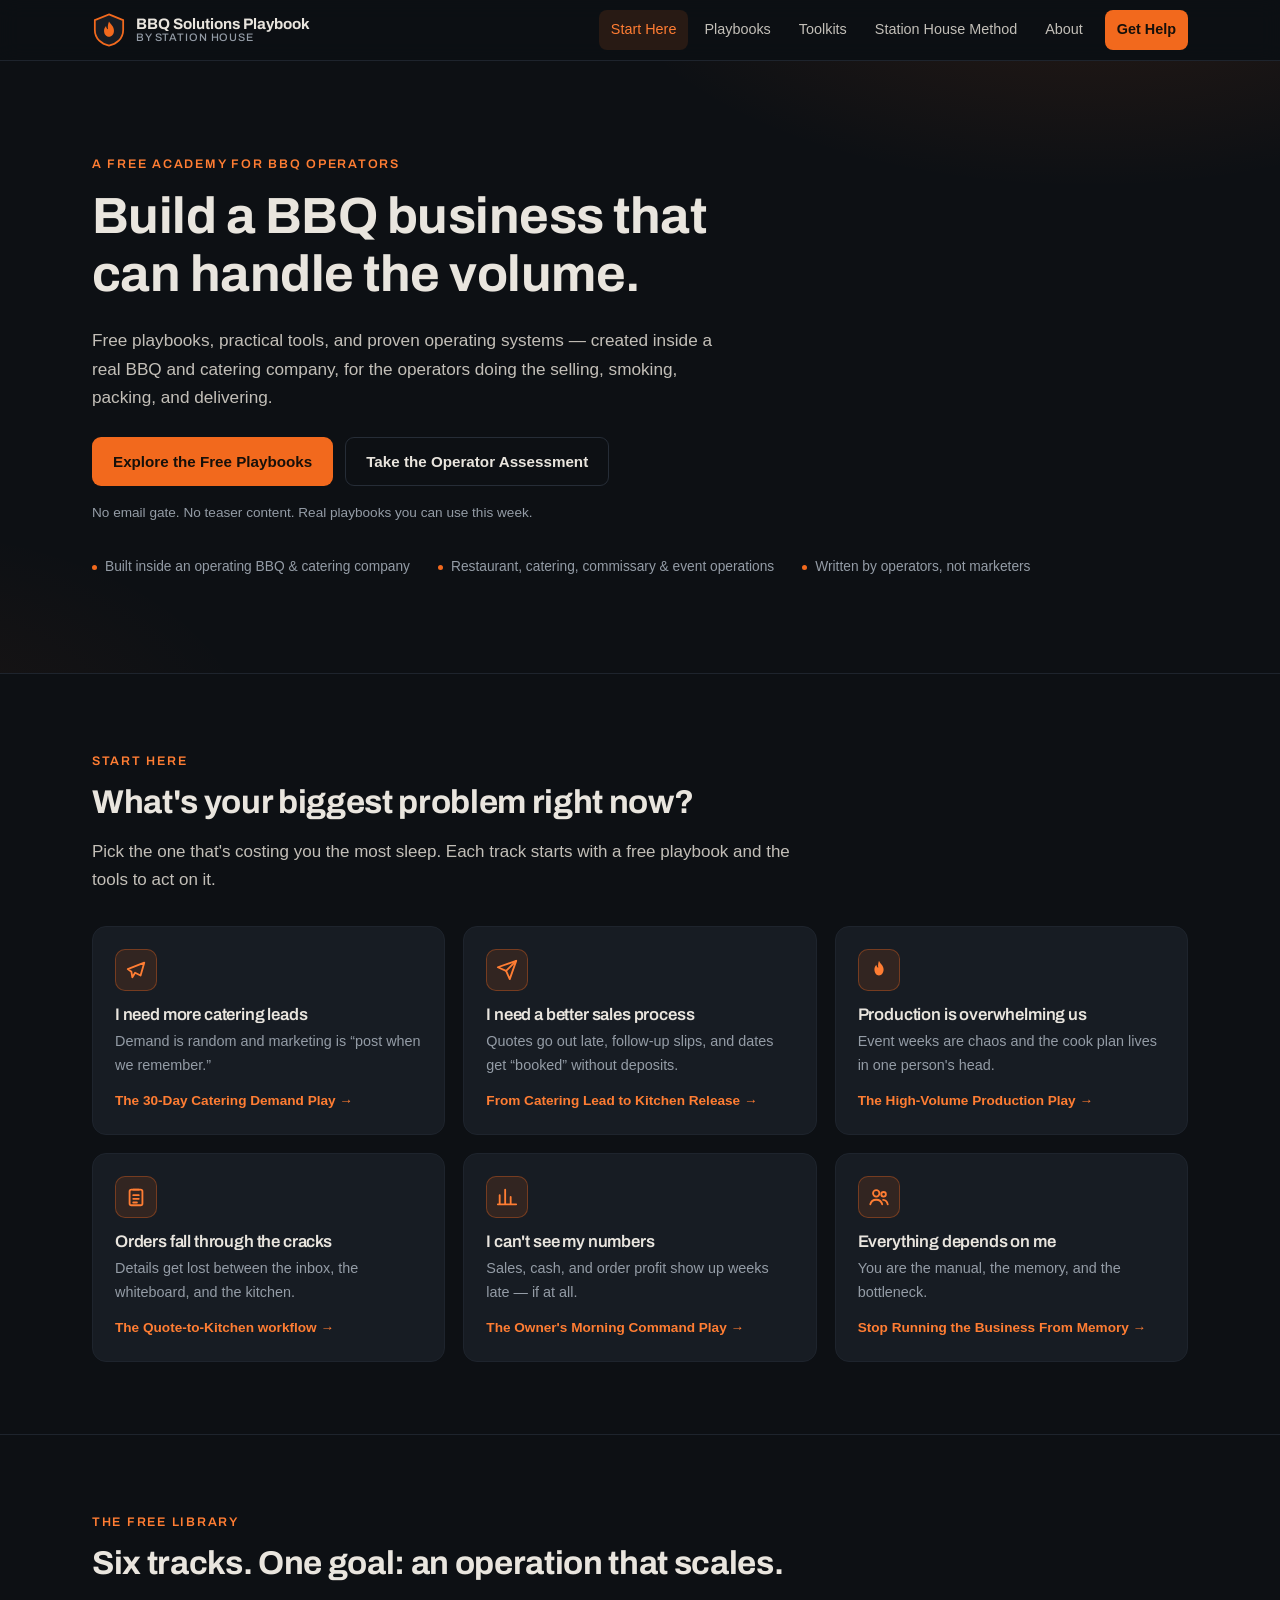
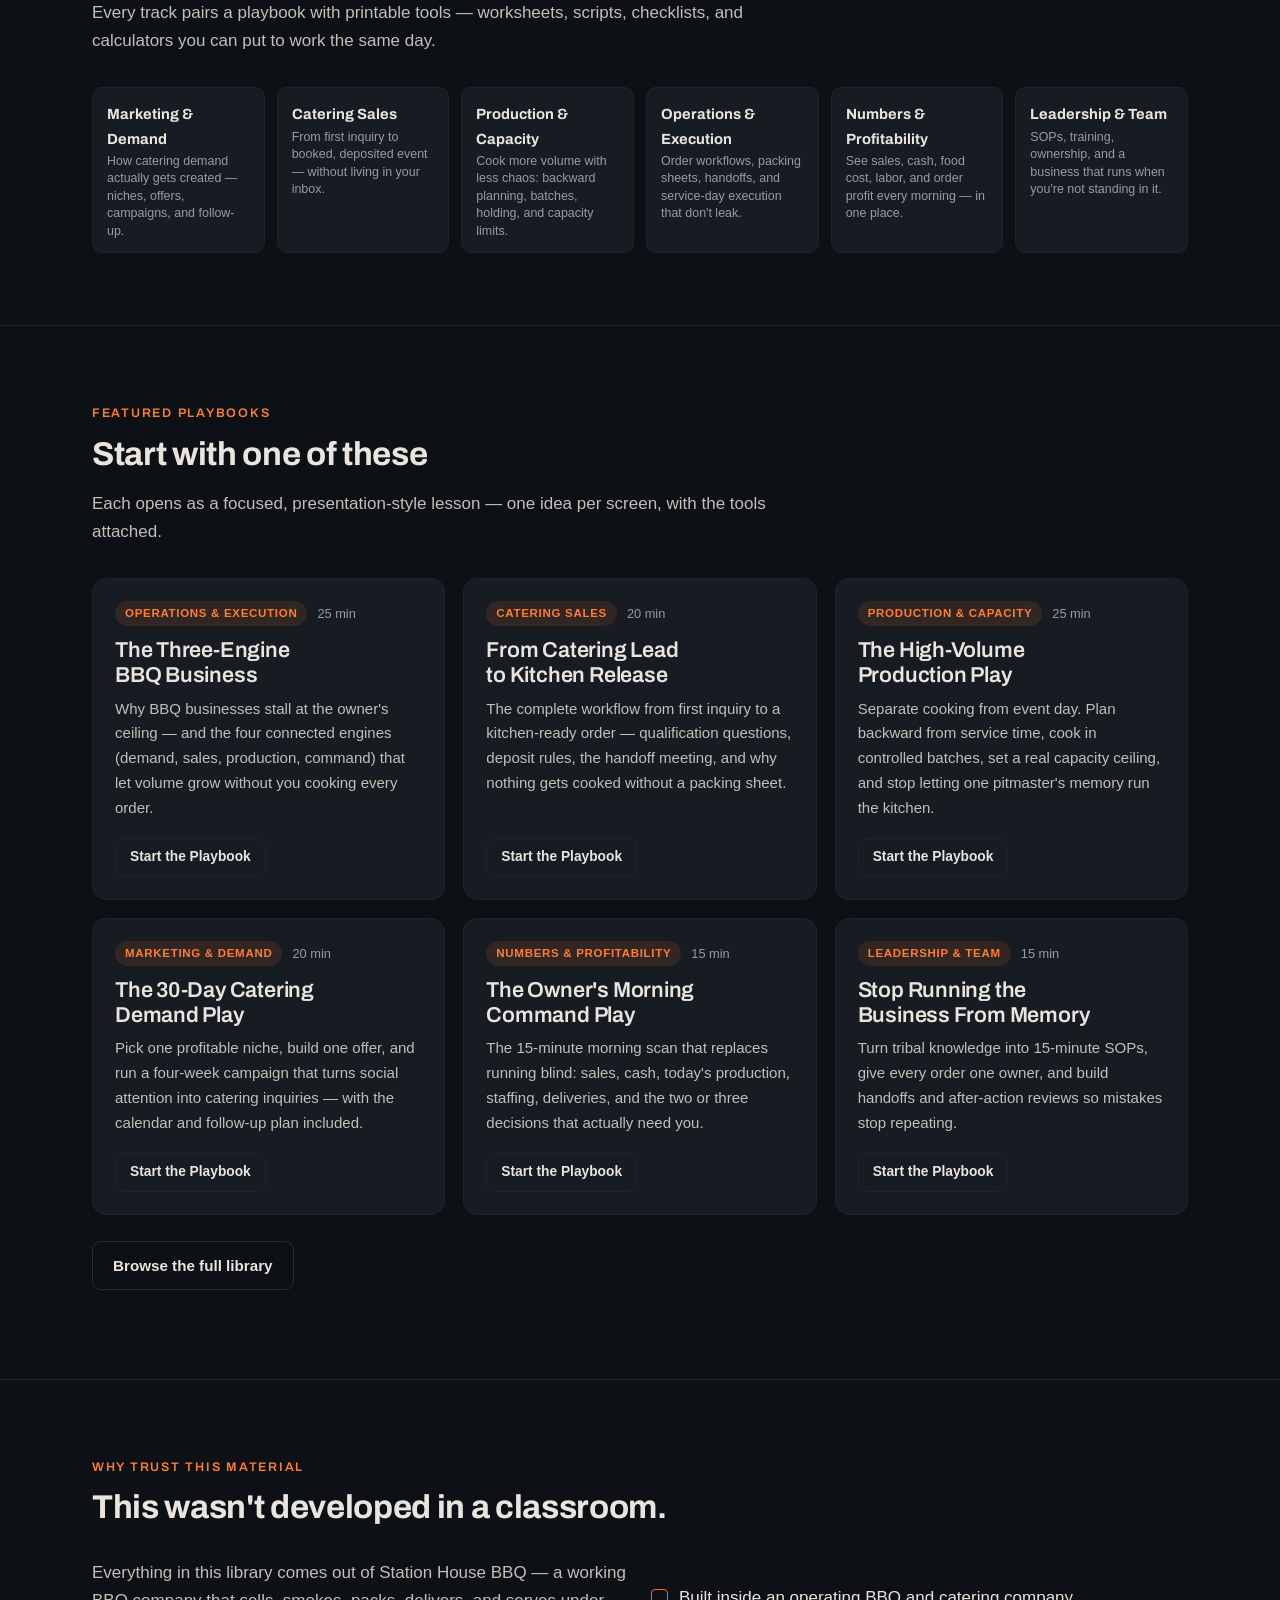
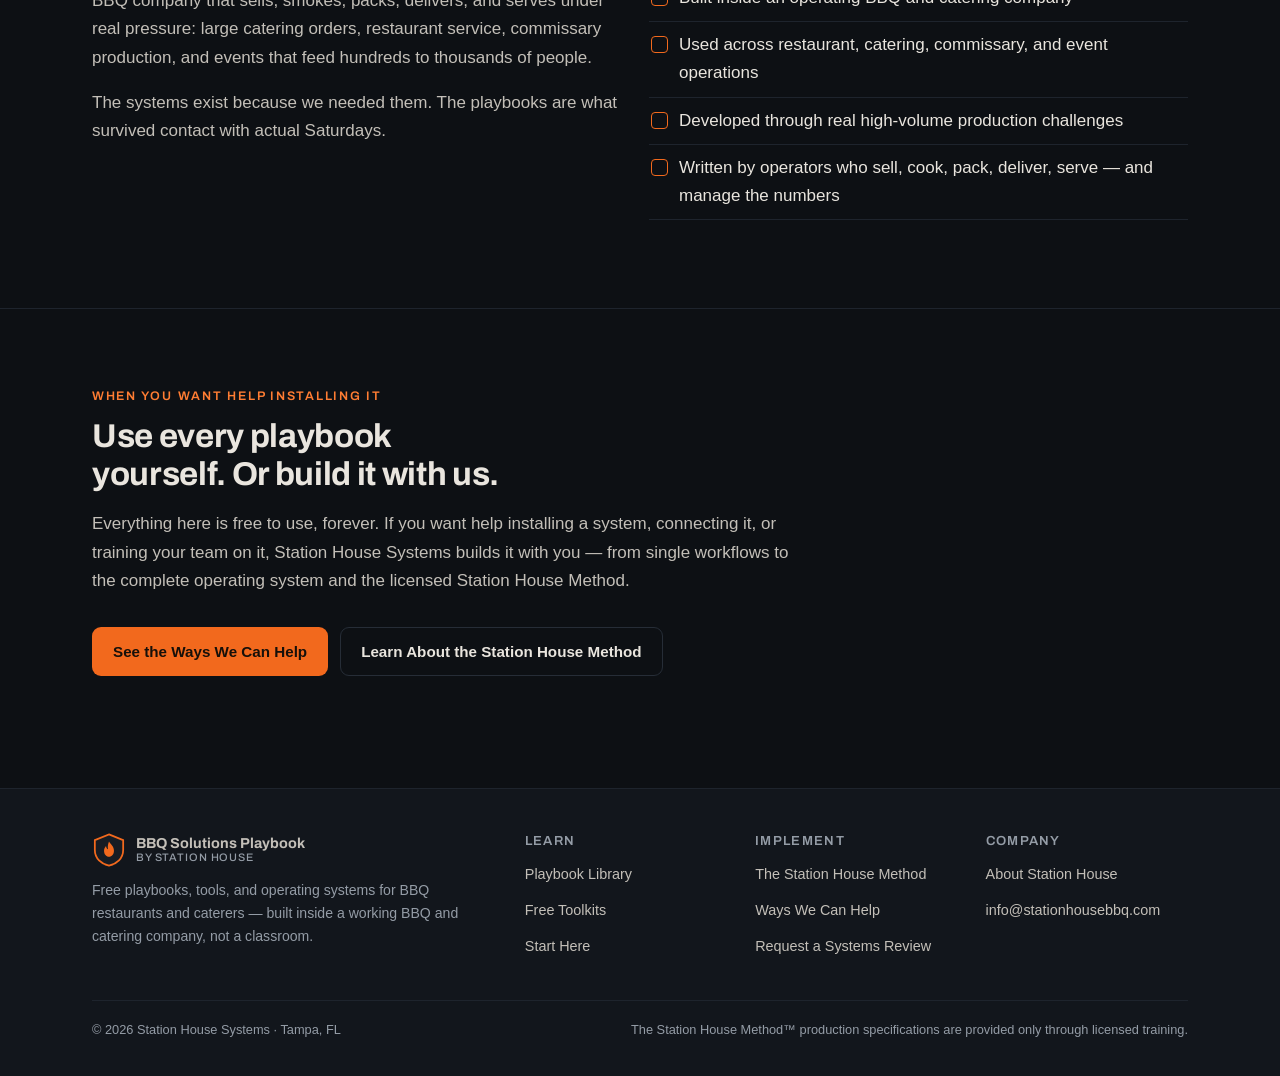
<file: index.html>
<!DOCTYPE html>
<html lang="en">
<head>
  <meta charset="UTF-8">
  <meta name="viewport" content="width=device-width, initial-scale=1.0">
  <title>BBQ Solutions Playbook by Station House — Free BBQ Business Playbooks &amp; Tools</title>
  <meta name="description" content="Free playbooks, practical tools, and proven operating systems for BBQ restaurants and caterers — built inside a real BBQ and catering company.">
  <meta property="og:title" content="BBQ Solutions Playbook by Station House">
  <meta property="og:description" content="Build a BBQ business that can handle the volume. Free playbooks, tools, and operating systems from working BBQ operators.">
  <meta property="og:type" content="website">
  <link rel="icon" href="assets/favicon.svg" type="image/svg+xml">
  <link rel="preconnect" href="https://fonts.googleapis.com">
  <link rel="preconnect" href="https://fonts.gstatic.com" crossorigin>
  <link href="https://fonts.googleapis.com/css2?family=Archivo:wght@500;600;700&display=swap" rel="stylesheet">
  <link rel="stylesheet" href="css/site.css">
</head>
<body>
  <a class="skip-link" href="#main">Skip to content</a>
  <header id="site-header" class="site-header"></header>

  <main id="main">

    <!-- HERO -->
    <section class="hero">
      <div class="container">
        <div class="hero__inner">
          <span class="eyebrow">A free academy for BBQ operators</span>
          <h1>Build a BBQ business that can handle the volume.</h1>
          <p class="lede">Free playbooks, practical tools, and proven operating systems — created inside a real BBQ and catering company, for the operators doing the selling, smoking, packing, and delivering.</p>
          <div class="hero__ctas">
            <a class="btn btn--primary" href="playbooks.html">Explore the Free Playbooks</a>
            <a class="btn btn--ghost" href="toolkit.html?id=readiness-assessment">Take the Operator Assessment</a>
          </div>
          <p class="hero__note">No email gate. No teaser content. Real playbooks you can use this week.</p>
        </div>
        <div class="proof-bar" aria-label="Proof points">
          <span><span class="dot"></span>Built inside an operating BBQ &amp; catering company</span>
          <span><span class="dot"></span>Restaurant, catering, commissary &amp; event operations</span>
          <span><span class="dot"></span>Written by operators, not marketers</span>
        </div>
      </div>
    </section>

    <!-- START HERE -->
    <section class="section" id="start-here">
      <div class="container">
        <div class="section-head">
          <span class="eyebrow">Start here</span>
          <h2>What's your biggest problem right now?</h2>
          <p>Pick the one that's costing you the most sleep. Each track starts with a free playbook and the tools to act on it.</p>
        </div>
        <div class="grid grid--3" id="start-grid">
          <a class="card start-card" href="playbook.html?id=30-day-demand">
            <span class="tile-ic" aria-hidden="true"><svg viewBox="0 0 24 24" fill="none" stroke="currentColor" stroke-width="2" stroke-linecap="round" stroke-linejoin="round"><path d="M3 11l18-7-4 14-6-3-3 5-1-6z"/></svg></span>
            <h3>I need more catering leads</h3>
            <p>Demand is random and marketing is “post when we remember.”</p>
            <span class="go">The 30-Day Catering Demand Play &rarr;</span>
          </a>
          <a class="card start-card" href="playbook.html?id=lead-to-kitchen">
            <span class="tile-ic" aria-hidden="true"><svg viewBox="0 0 24 24" fill="none" stroke="currentColor" stroke-width="2" stroke-linecap="round" stroke-linejoin="round"><path d="M22 2 11 13"/><path d="M22 2 15 22l-4-9-9-4z"/></svg></span>
            <h3>I need a better sales process</h3>
            <p>Quotes go out late, follow-up slips, and dates get “booked” without deposits.</p>
            <span class="go">From Catering Lead to Kitchen Release &rarr;</span>
          </a>
          <a class="card start-card" href="playbook.html?id=high-volume-production">
            <span class="tile-ic" aria-hidden="true"><svg viewBox="0 0 24 24" fill="currentColor"><path d="M12 2c1.5 3.5 5 5.2 5 9.5 0 3.6-2.2 6.5-5 6.5s-5-2.9-5-6.5c0-2.2 1-3.8 2.1-5.2.2 1.9 1.2 3 2.1 3.3-.6-2.7.1-5.4.8-7.6z"/></svg></span>
            <h3>Production is overwhelming us</h3>
            <p>Event weeks are chaos and the cook plan lives in one person's head.</p>
            <span class="go">The High-Volume Production Play &rarr;</span>
          </a>
          <a class="card start-card" href="playbook.html?id=lead-to-kitchen#s8">
            <span class="tile-ic" aria-hidden="true"><svg viewBox="0 0 24 24" fill="none" stroke="currentColor" stroke-width="2" stroke-linecap="round" stroke-linejoin="round"><rect x="5" y="4" width="14" height="17" rx="2"/><path d="M9 4h6M9 10h6M9 14h6M9 18h4"/></svg></span>
            <h3>Orders fall through the cracks</h3>
            <p>Details get lost between the inbox, the whiteboard, and the kitchen.</p>
            <span class="go">The Quote-to-Kitchen workflow &rarr;</span>
          </a>
          <a class="card start-card" href="playbook.html?id=morning-command">
            <span class="tile-ic" aria-hidden="true"><svg viewBox="0 0 24 24" fill="none" stroke="currentColor" stroke-width="2" stroke-linecap="round"><path d="M4 20V10M10 20V4M16 20v-8M22 20H2"/></svg></span>
            <h3>I can't see my numbers</h3>
            <p>Sales, cash, and order profit show up weeks late — if at all.</p>
            <span class="go">The Owner's Morning Command Play &rarr;</span>
          </a>
          <a class="card start-card" href="playbook.html?id=stop-memory">
            <span class="tile-ic" aria-hidden="true"><svg viewBox="0 0 24 24" fill="none" stroke="currentColor" stroke-width="2" stroke-linecap="round" stroke-linejoin="round"><circle cx="9" cy="8" r="3.5"/><path d="M2.5 20c.8-3.2 3.4-5 6.5-5s5.7 1.8 6.5 5"/><circle cx="17" cy="9" r="2.5"/><path d="M16.5 15.2c2.6.3 4.4 1.9 5 4.8"/></svg></span>
            <h3>Everything depends on me</h3>
            <p>You are the manual, the memory, and the bottleneck.</p>
            <span class="go">Stop Running the Business From Memory &rarr;</span>
          </a>
        </div>
      </div>
    </section>

    <!-- LIBRARY PREVIEW -->
    <section class="section section--rule">
      <div class="container">
        <div class="section-head">
          <span class="eyebrow">The free library</span>
          <h2>Six tracks. One goal: an operation that scales.</h2>
          <p>Every track pairs a playbook with printable tools — worksheets, scripts, checklists, and calculators you can put to work the same day.</p>
        </div>
        <div class="cat-row" id="cat-row"></div>
      </div>
    </section>

    <!-- FEATURED PLAYBOOKS -->
    <section class="section section--rule">
      <div class="container">
        <div class="section-head">
          <span class="eyebrow">Featured playbooks</span>
          <h2>Start with one of these</h2>
          <p>Each opens as a focused, presentation-style lesson — one idea per screen, with the tools attached.</p>
        </div>
        <div class="grid grid--3" id="featured-grid"></div>
        <p style="margin-top:26px"><a class="btn btn--ghost" href="playbooks.html">Browse the full library</a></p>
      </div>
    </section>

    <!-- PROOF -->
    <section class="section section--rule">
      <div class="container">
        <div class="section-head">
          <span class="eyebrow">Why trust this material</span>
          <h2>This wasn't developed in a classroom.</h2>
        </div>
        <div class="grid grid--2">
          <div class="prose">
            <p>Everything in this library comes out of Station House BBQ — a working BBQ company that sells, smokes, packs, delivers, and serves under real pressure: large catering orders, restaurant service, commissary production, and events that feed hundreds to thousands of people.</p>
            <p>The systems exist because we needed them. The playbooks are what survived contact with actual Saturdays.</p>
          </div>
          <div>
            <ul class="check-list">
              <li>Built inside an operating BBQ and catering company</li>
              <li>Used across restaurant, catering, commissary, and event operations</li>
              <li>Developed through real high-volume production challenges</li>
              <li>Written by operators who sell, cook, pack, deliver, serve — and manage the numbers</li>
            </ul>
          </div>
        </div>
      </div>
    </section>

    <!-- SUBTLE IMPLEMENTATION -->
    <section class="section section--rule">
      <div class="container">
        <div class="section-head">
          <span class="eyebrow">When you want help installing it</span>
          <h2>Use every playbook yourself. Or build it with us.</h2>
          <p>Everything here is free to use, forever. If you want help installing a system, connecting it, or training your team on it, Station House Systems builds it with you — from single workflows to the complete operating system and the licensed Station House Method.</p>
        </div>
        <div style="display:flex; gap:12px; flex-wrap:wrap;">
          <a class="btn btn--primary" href="help.html">See the Ways We Can Help</a>
          <a class="btn btn--ghost" href="method.html">Learn About the Station House Method</a>
        </div>
      </div>
    </section>

  </main>

  <footer id="site-footer" class="site-footer"></footer>

  <script src="js/catalog.js"></script>
  <script src="js/ui.js"></script>
  <script>
    document.addEventListener("DOMContentLoaded", function () {
      // category strip
      document.getElementById("cat-row").innerHTML = CATALOG.categories.map(function (c) {
        return '<a class="cat-card" href="playbooks.html?cat=' + c.id + '"><b>' + c.label + "</b><span>" + c.blurb + "</span></a>";
      }).join("");
      // featured playbooks
      UI.renderCards("featured-grid", CATALOG.playbooks.filter(function (p) { return p.featured; }), UI.playbookCard);
    });
  </script>
</body>
</html>
</file>
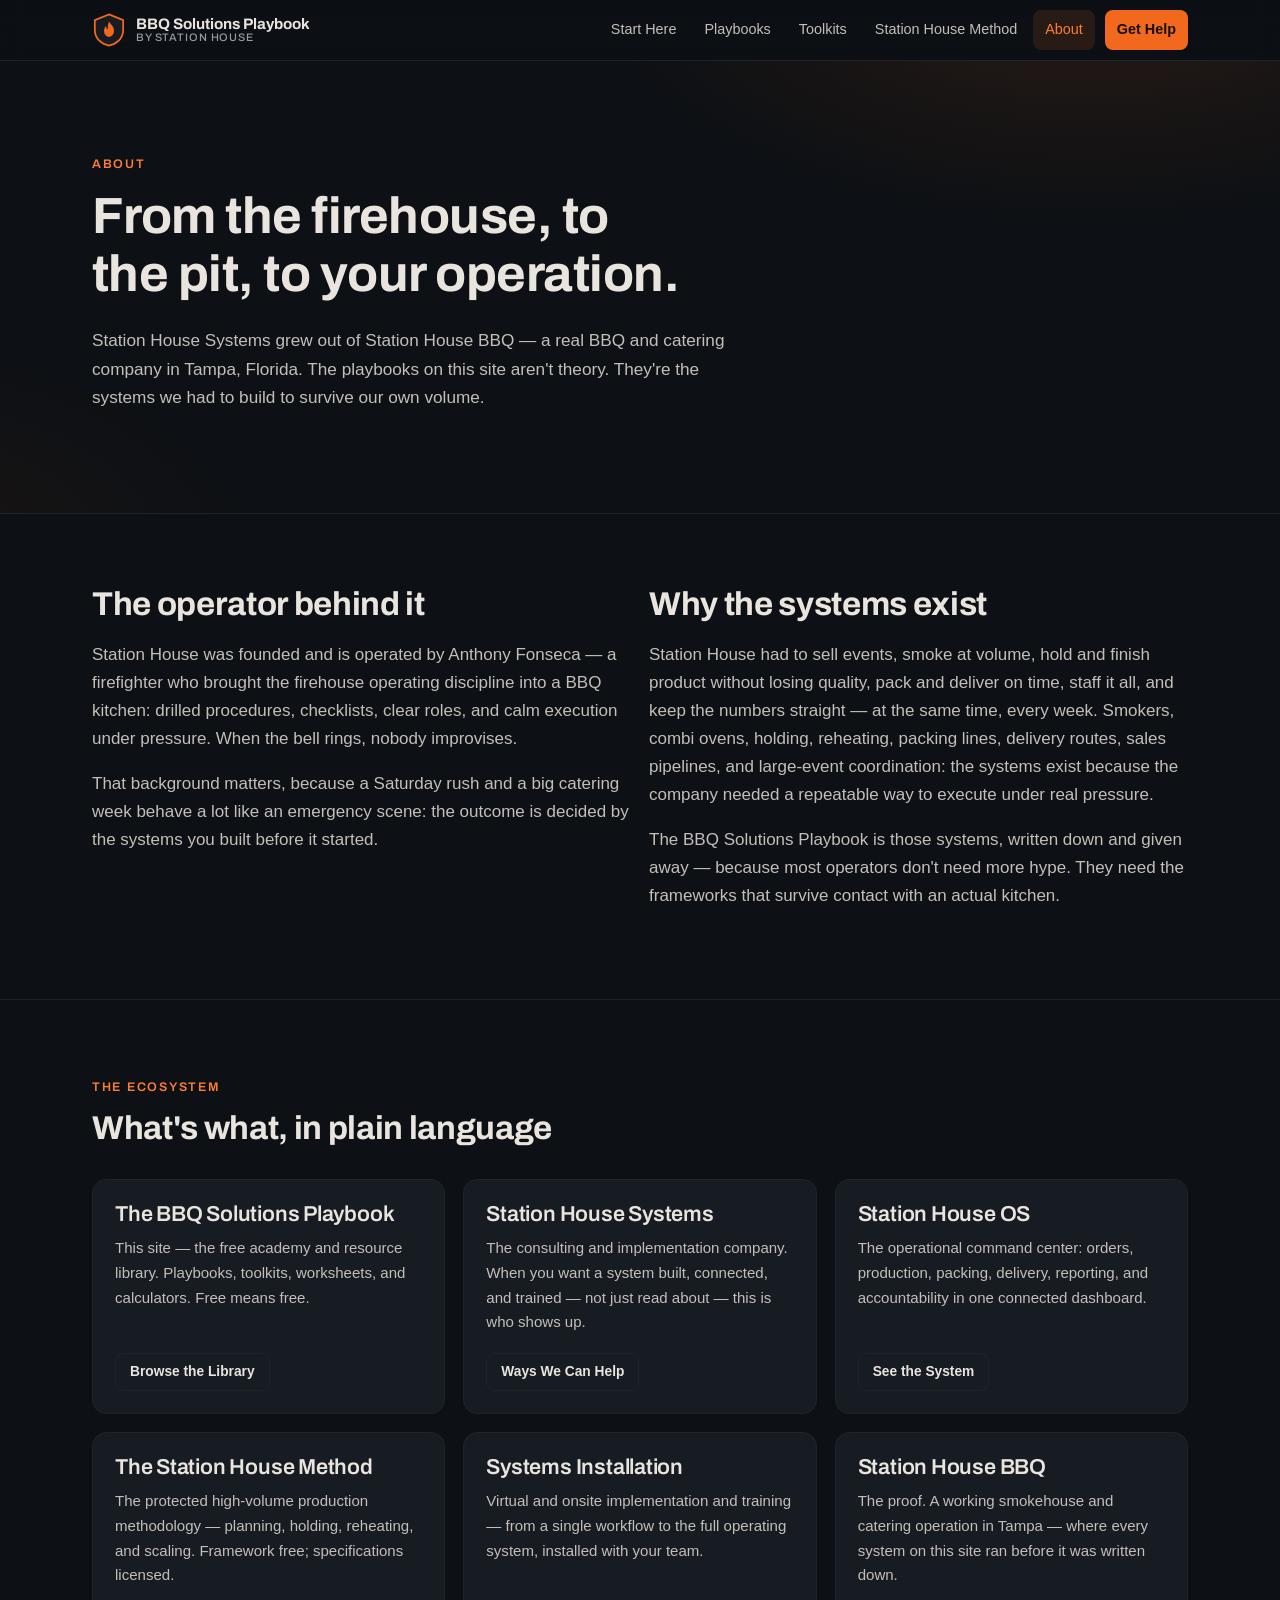
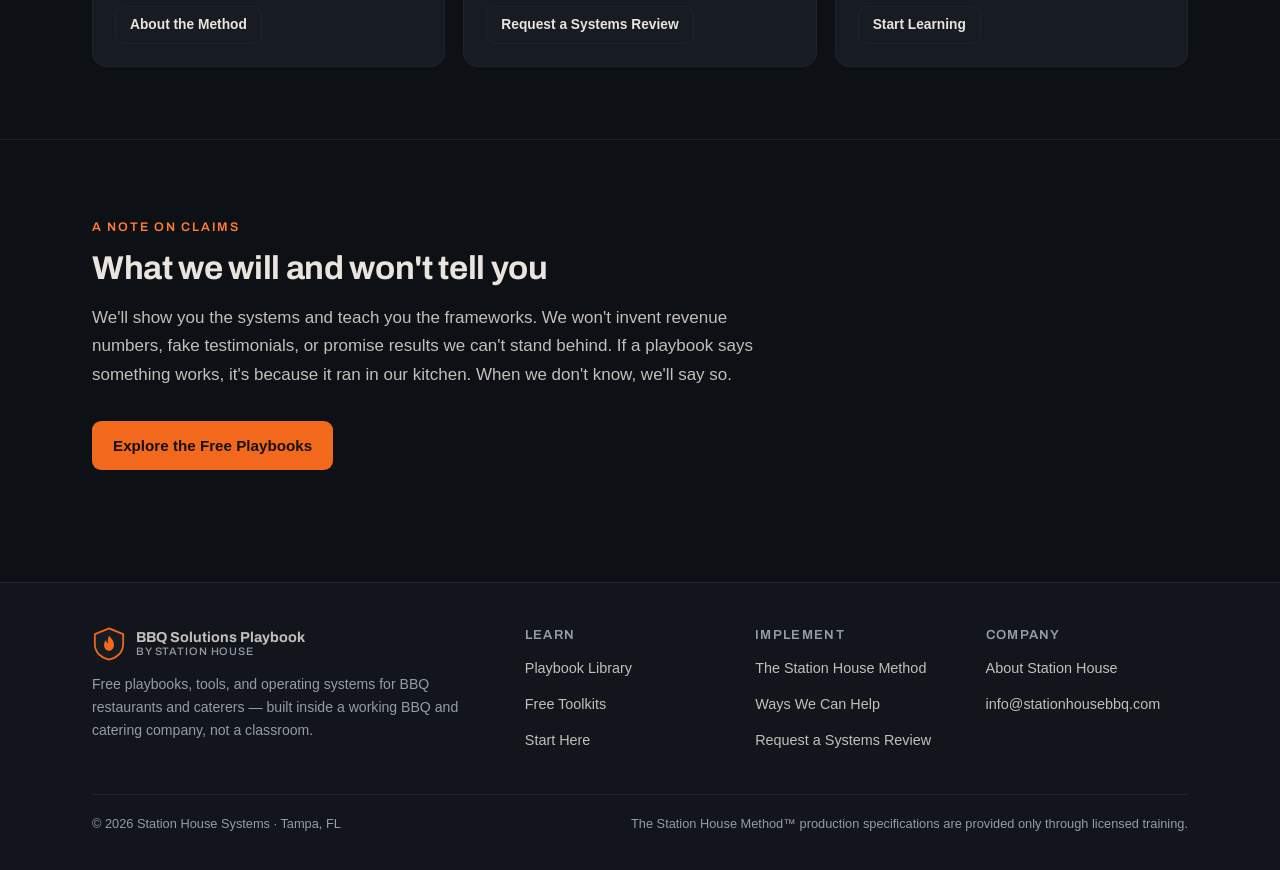
<file: about.html>
<!DOCTYPE html>
<html lang="en">
<head>
  <meta charset="UTF-8">
  <meta name="viewport" content="width=device-width, initial-scale=1.0">
  <title>About — BBQ Solutions Playbook by Station House</title>
  <meta name="description" content="Station House Systems grew out of Station House BBQ — a working BBQ and catering company founded by firefighter Anthony Fonseca. The playbooks are what survived real Saturdays.">
  <meta property="og:title" content="About Station House">
  <meta property="og:description" content="Built by operators: the story behind the BBQ Solutions Playbook and Station House Systems.">
  <meta property="og:type" content="website">
  <link rel="icon" href="assets/favicon.svg" type="image/svg+xml">
  <link rel="preconnect" href="https://fonts.googleapis.com">
  <link rel="preconnect" href="https://fonts.gstatic.com" crossorigin>
  <link href="https://fonts.googleapis.com/css2?family=Archivo:wght@500;600;700&display=swap" rel="stylesheet">
  <link rel="stylesheet" href="css/site.css">
</head>
<body>
  <a class="skip-link" href="#main">Skip to content</a>
  <header id="site-header" class="site-header"></header>

  <main id="main">
    <section class="hero">
      <div class="container">
        <div class="hero__inner">
          <span class="eyebrow">About</span>
          <h1>From the firehouse, to the pit, to your operation.</h1>
          <p class="lede">Station House Systems grew out of Station House BBQ — a real BBQ and catering company in Tampa, Florida. The playbooks on this site aren't theory. They're the systems we had to build to survive our own volume.</p>
        </div>
      </div>
    </section>

    <section class="section">
      <div class="container">
        <div class="grid grid--2">
          <div class="prose">
            <h2>The operator behind it</h2>
            <p>Station House was founded and is operated by Anthony Fonseca — a firefighter who brought the firehouse operating discipline into a BBQ kitchen: drilled procedures, checklists, clear roles, and calm execution under pressure. When the bell rings, nobody improvises.</p>
            <p>That background matters, because a Saturday rush and a big catering week behave a lot like an emergency scene: the outcome is decided by the systems you built before it started.</p>
          </div>
          <div class="prose">
            <h2>Why the systems exist</h2>
            <p>Station House had to sell events, smoke at volume, hold and finish product without losing quality, pack and deliver on time, staff it all, and keep the numbers straight — at the same time, every week. Smokers, combi ovens, holding, reheating, packing lines, delivery routes, sales pipelines, and large-event coordination: the systems exist because the company needed a repeatable way to execute under real pressure.</p>
            <p>The BBQ Solutions Playbook is those systems, written down and given away — because most operators don't need more hype. They need the frameworks that survive contact with an actual kitchen.</p>
          </div>
        </div>
      </div>
    </section>

    <section class="section section--rule">
      <div class="container">
        <div class="section-head">
          <span class="eyebrow">The ecosystem</span>
          <h2>What's what, in plain language</h2>
        </div>
        <div class="grid grid--3">
          <div class="card">
            <h3 class="card__title">The BBQ Solutions Playbook</h3>
            <p class="card__desc">This site — the free academy and resource library. Playbooks, toolkits, worksheets, and calculators. Free means free.</p>
            <div class="card__foot"><a class="btn btn--quiet btn--sm" href="playbooks.html">Browse the Library</a></div>
          </div>
          <div class="card">
            <h3 class="card__title">Station House Systems</h3>
            <p class="card__desc">The consulting and implementation company. When you want a system built, connected, and trained — not just read about — this is who shows up.</p>
            <div class="card__foot"><a class="btn btn--quiet btn--sm" href="help.html">Ways We Can Help</a></div>
          </div>
          <div class="card">
            <h3 class="card__title">Station House OS</h3>
            <p class="card__desc">The operational command center: orders, production, packing, delivery, reporting, and accountability in one connected dashboard.</p>
            <div class="card__foot"><a class="btn btn--quiet btn--sm" href="help.html#station-house-os">See the System</a></div>
          </div>
          <div class="card">
            <h3 class="card__title">The Station House Method</h3>
            <p class="card__desc">The protected high-volume production methodology — planning, holding, reheating, and scaling. Framework free; specifications licensed.</p>
            <div class="card__foot"><a class="btn btn--quiet btn--sm" href="method.html">About the Method</a></div>
          </div>
          <div class="card">
            <h3 class="card__title">Systems Installation</h3>
            <p class="card__desc">Virtual and onsite implementation and training — from a single workflow to the full operating system, installed with your team.</p>
            <div class="card__foot"><a class="btn btn--quiet btn--sm" href="help.html#systems-review">Request a Systems Review</a></div>
          </div>
          <div class="card">
            <h3 class="card__title">Station House BBQ</h3>
            <p class="card__desc">The proof. A working smokehouse and catering operation in Tampa — where every system on this site ran before it was written down.</p>
            <div class="card__foot"><a class="btn btn--quiet btn--sm" href="index.html#start-here">Start Learning</a></div>
          </div>
        </div>
      </div>
    </section>

    <section class="section section--rule">
      <div class="container">
        <div class="section-head">
          <span class="eyebrow">A note on claims</span>
          <h2>What we will and won't tell you</h2>
          <p>We'll show you the systems and teach you the frameworks. We won't invent revenue numbers, fake testimonials, or promise results we can't stand behind. If a playbook says something works, it's because it ran in our kitchen. When we don't know, we'll say so.</p>
        </div>
        <a class="btn btn--primary" href="playbooks.html">Explore the Free Playbooks</a>
      </div>
    </section>
  </main>

  <footer id="site-footer" class="site-footer"></footer>

  <script src="js/catalog.js"></script>
  <script src="js/ui.js"></script>
</body>
</html>
</file>
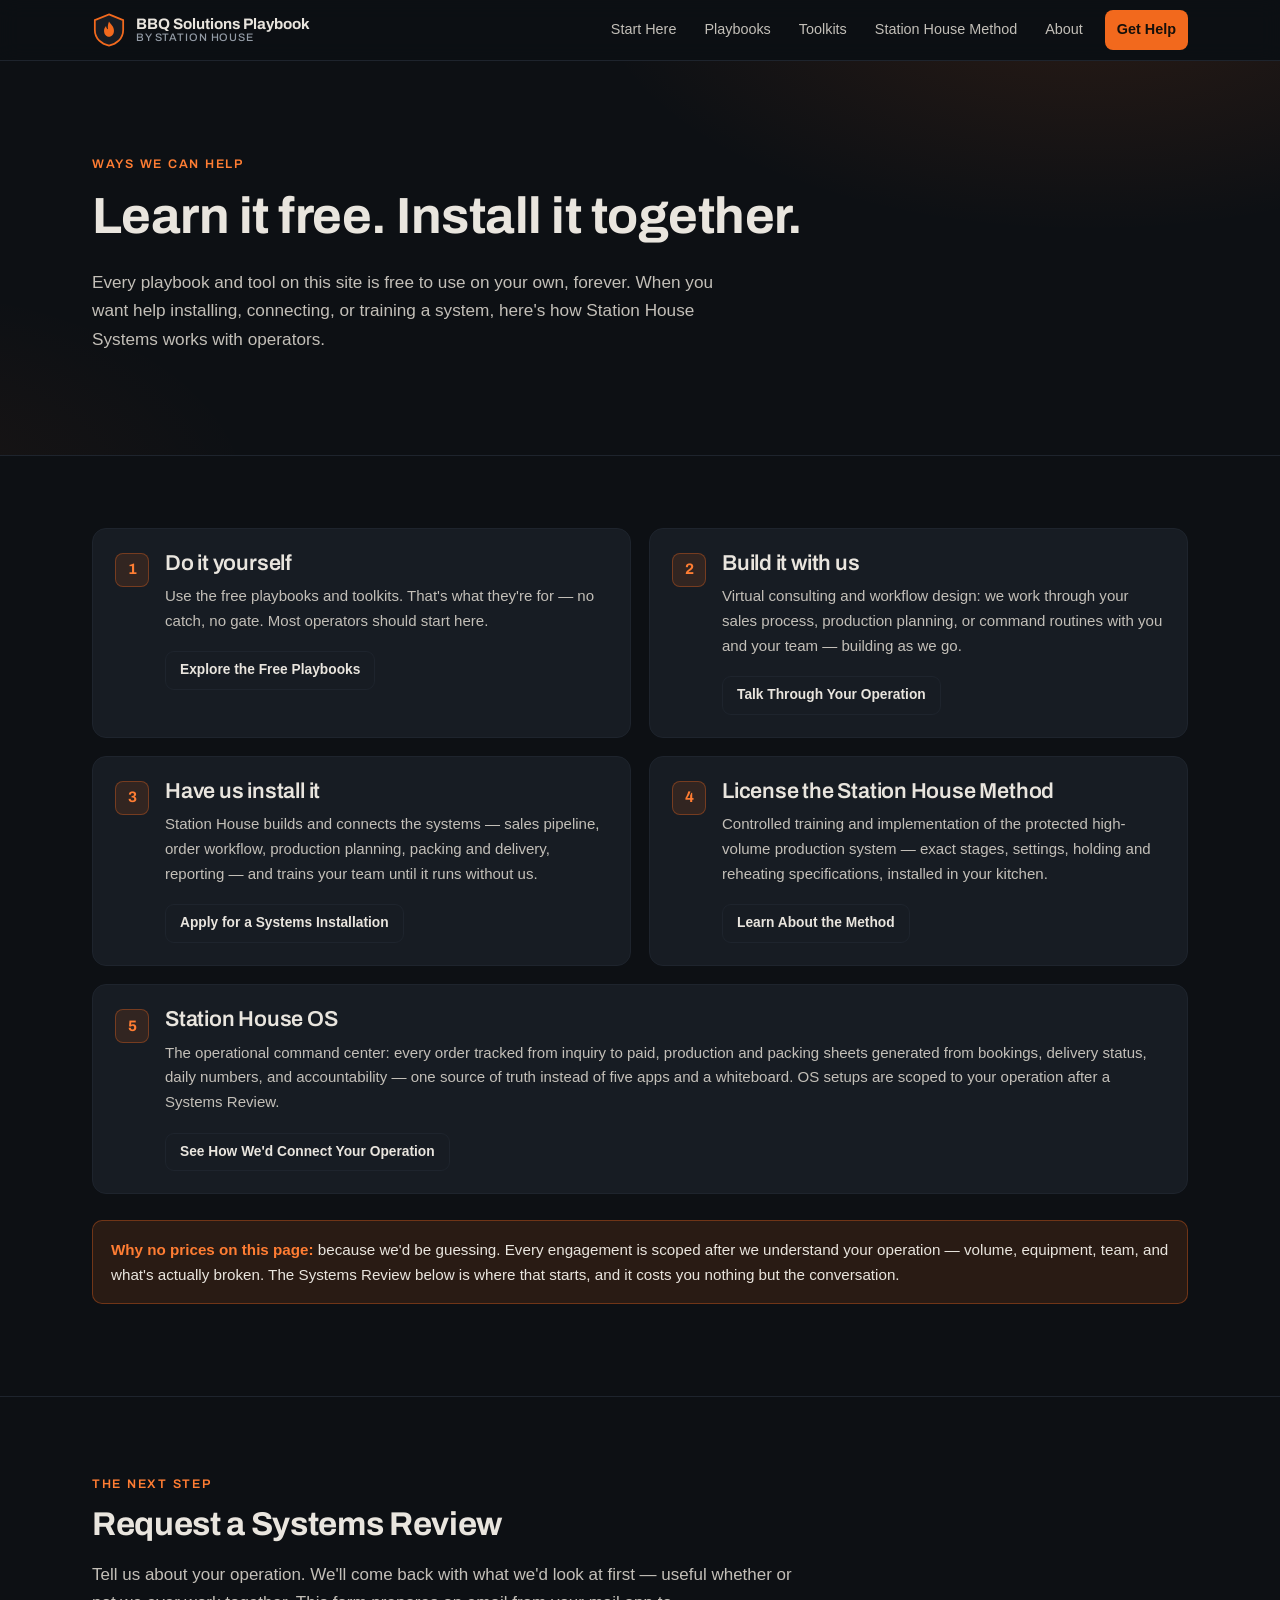
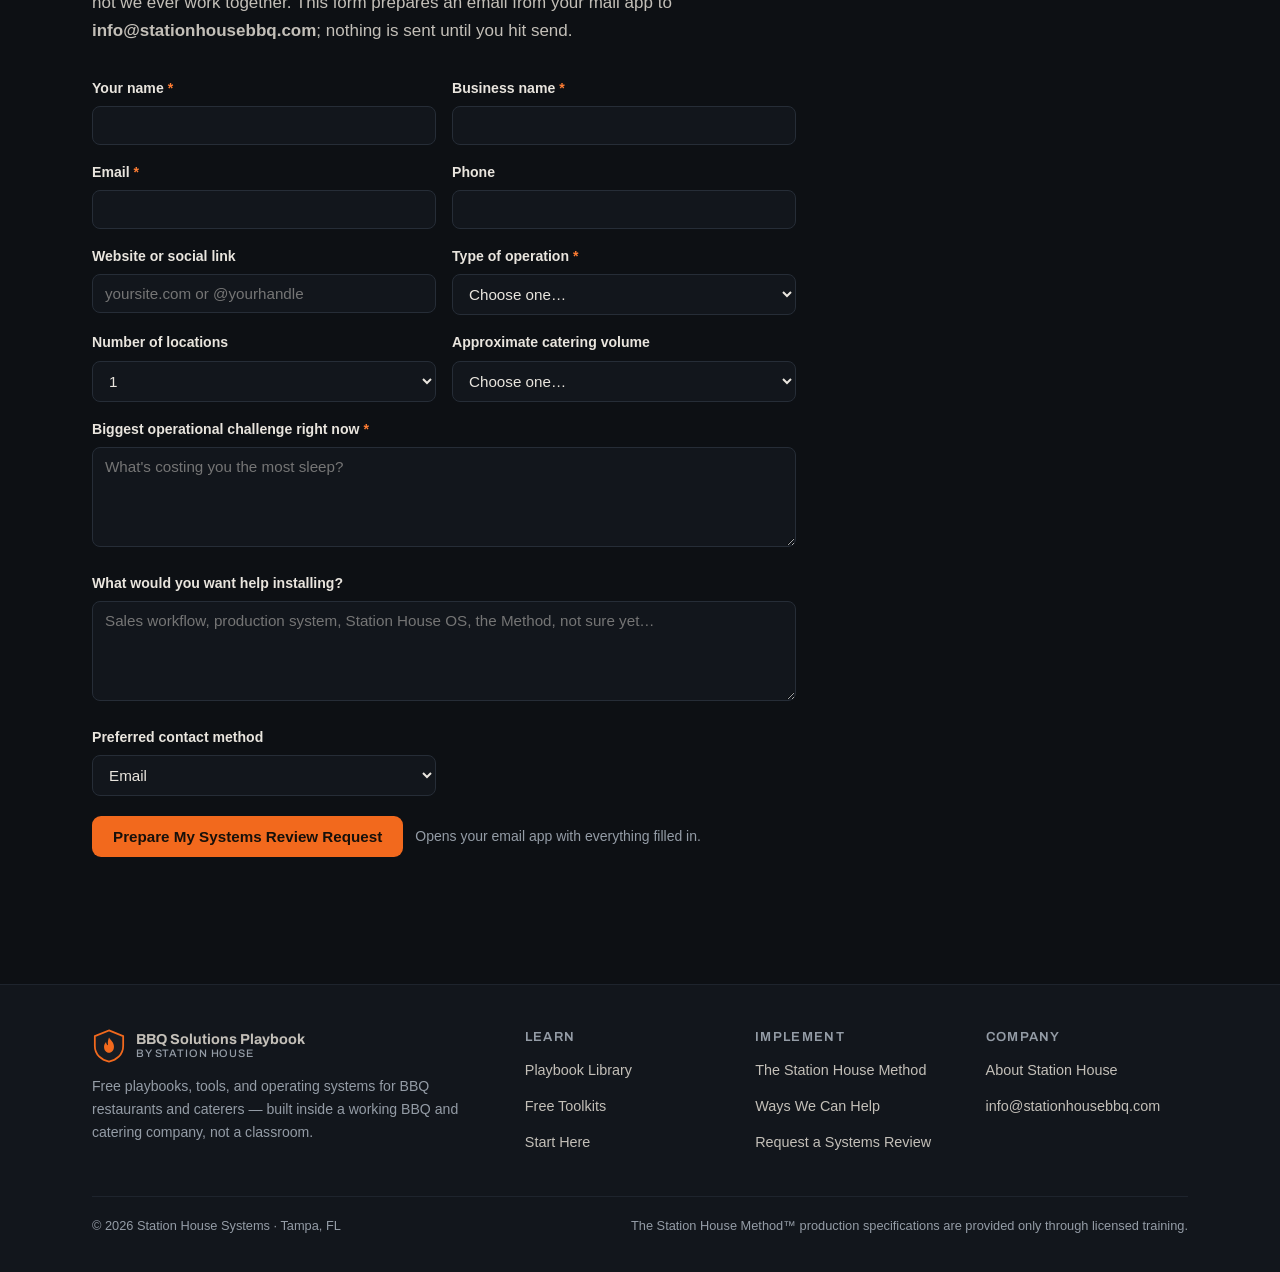
<file: help.html>
<!DOCTYPE html>
<html lang="en">
<head>
  <meta charset="UTF-8">
  <meta name="viewport" content="width=device-width, initial-scale=1.0">
  <title>Get Help — Ways We Can Help — BBQ Solutions Playbook by Station House</title>
  <meta name="description" content="From free playbooks to full systems installation: the five ways Station House Systems helps BBQ operators — and how to request a Systems Review.">
  <meta property="og:title" content="Ways Station House Can Help">
  <meta property="og:description" content="Do it yourself, build it with us, or have us install it. No public pricing — we diagnose first.">
  <meta property="og:type" content="website">
  <link rel="icon" href="assets/favicon.svg" type="image/svg+xml">
  <link rel="preconnect" href="https://fonts.googleapis.com">
  <link rel="preconnect" href="https://fonts.gstatic.com" crossorigin>
  <link href="https://fonts.googleapis.com/css2?family=Archivo:wght@500;600;700&display=swap" rel="stylesheet">
  <link rel="stylesheet" href="css/site.css">
</head>
<body>
  <a class="skip-link" href="#main">Skip to content</a>
  <header id="site-header" class="site-header"></header>

  <main id="main">
    <section class="hero">
      <div class="container">
        <div class="hero__inner">
          <span class="eyebrow">Ways we can help</span>
          <h1>Learn it free. Install it together.</h1>
          <p class="lede">Every playbook and tool on this site is free to use on your own, forever. When you want help installing, connecting, or training a system, here's how Station House Systems works with operators.</p>
        </div>
      </div>
    </section>

    <section class="section">
      <div class="container">
        <div class="grid grid--2">
          <div class="card">
            <div class="help-step"><span class="help-step__num">1</span>
              <div>
                <h3 class="card__title">Do it yourself</h3>
                <p class="card__desc">Use the free playbooks and toolkits. That's what they're for — no catch, no gate. Most operators should start here.</p>
                <a class="btn btn--quiet btn--sm" href="playbooks.html">Explore the Free Playbooks</a>
              </div>
            </div>
          </div>
          <div class="card">
            <div class="help-step"><span class="help-step__num">2</span>
              <div>
                <h3 class="card__title">Build it with us</h3>
                <p class="card__desc">Virtual consulting and workflow design: we work through your sales process, production planning, or command routines with you and your team — building as we go.</p>
                <a class="btn btn--quiet btn--sm" href="#systems-review">Talk Through Your Operation</a>
              </div>
            </div>
          </div>
          <div class="card">
            <div class="help-step"><span class="help-step__num">3</span>
              <div>
                <h3 class="card__title">Have us install it</h3>
                <p class="card__desc">Station House builds and connects the systems — sales pipeline, order workflow, production planning, packing and delivery, reporting — and trains your team until it runs without us.</p>
                <a class="btn btn--quiet btn--sm" href="#systems-review">Apply for a Systems Installation</a>
              </div>
            </div>
          </div>
          <div class="card">
            <div class="help-step"><span class="help-step__num">4</span>
              <div>
                <h3 class="card__title">License the Station House Method</h3>
                <p class="card__desc">Controlled training and implementation of the protected high-volume production system — exact stages, settings, holding and reheating specifications, installed in your kitchen.</p>
                <a class="btn btn--quiet btn--sm" href="method.html">Learn About the Method</a>
              </div>
            </div>
          </div>
          <div class="card" id="station-house-os" style="grid-column: 1 / -1;">
            <div class="help-step"><span class="help-step__num">5</span>
              <div>
                <h3 class="card__title">Station House OS</h3>
                <p class="card__desc">The operational command center: every order tracked from inquiry to paid, production and packing sheets generated from bookings, delivery status, daily numbers, and accountability — one source of truth instead of five apps and a whiteboard. OS setups are scoped to your operation after a Systems Review.</p>
                <a class="btn btn--quiet btn--sm" href="#systems-review">See How We'd Connect Your Operation</a>
              </div>
            </div>
          </div>
        </div>

        <div class="note-box" style="margin-top:26px">
          <b>Why no prices on this page:</b> because we'd be guessing. Every engagement is scoped after we understand your operation — volume, equipment, team, and what's actually broken. The Systems Review below is where that starts, and it costs you nothing but the conversation.
        </div>
      </div>
    </section>

    <!-- SYSTEMS REVIEW FORM -->
    <section class="section section--rule" id="systems-review">
      <div class="container">
        <div class="section-head">
          <span class="eyebrow">The next step</span>
          <h2>Request a Systems Review</h2>
          <p>Tell us about your operation. We'll come back with what we'd look at first — useful whether or not we ever work together. This form prepares an email from your mail app to <strong>info@stationhousebbq.com</strong>; nothing is sent until you hit send.</p>
        </div>

        <form class="form" id="review-form" novalidate>
          <div class="form-grid">
            <div class="field">
              <label for="f-name">Your name <span class="req" aria-hidden="true">*</span></label>
              <input id="f-name" name="name" type="text" autocomplete="name" required>
              <p class="err">Please enter your name.</p>
            </div>
            <div class="field">
              <label for="f-biz">Business name <span class="req" aria-hidden="true">*</span></label>
              <input id="f-biz" name="business" type="text" autocomplete="organization" required>
              <p class="err">Please enter your business name.</p>
            </div>
            <div class="field">
              <label for="f-email">Email <span class="req" aria-hidden="true">*</span></label>
              <input id="f-email" name="email" type="email" autocomplete="email" required>
              <p class="err">Please enter a valid email address.</p>
            </div>
            <div class="field">
              <label for="f-phone">Phone</label>
              <input id="f-phone" name="phone" type="tel" autocomplete="tel">
              <p class="err"></p>
            </div>
            <div class="field">
              <label for="f-web">Website or social link</label>
              <input id="f-web" name="website" type="text" inputmode="url" placeholder="yoursite.com or @yourhandle">
              <p class="err"></p>
            </div>
            <div class="field">
              <label for="f-type">Type of operation <span class="req" aria-hidden="true">*</span></label>
              <select id="f-type" name="type" required>
                <option value="">Choose one…</option>
                <option>BBQ restaurant</option>
                <option>BBQ catering company</option>
                <option>Restaurant + catering</option>
                <option>Food truck / trailer</option>
                <option>Commissary / production kitchen</option>
                <option>Other food-service operation</option>
              </select>
              <p class="err">Please choose your operation type.</p>
            </div>
            <div class="field">
              <label for="f-locations">Number of locations</label>
              <select id="f-locations" name="locations">
                <option>1</option><option>2</option><option>3–5</option><option>6+</option>
              </select>
              <p class="err"></p>
            </div>
            <div class="field">
              <label for="f-volume">Approximate catering volume</label>
              <select id="f-volume" name="volume">
                <option value="">Choose one…</option>
                <option>Just starting — a few events a year</option>
                <option>1–4 events per month</option>
                <option>5–15 events per month</option>
                <option>15+ events per month</option>
                <option>Large events (500+ guests) regularly</option>
              </select>
              <p class="err"></p>
            </div>
            <div class="field span-2">
              <label for="f-challenge">Biggest operational challenge right now <span class="req" aria-hidden="true">*</span></label>
              <textarea id="f-challenge" name="challenge" required placeholder="What's costing you the most sleep?"></textarea>
              <p class="err">Tell us the challenge — one sentence is fine.</p>
            </div>
            <div class="field span-2">
              <label for="f-install">What would you want help installing?</label>
              <textarea id="f-install" name="install" placeholder="Sales workflow, production system, Station House OS, the Method, not sure yet…"></textarea>
              <p class="err"></p>
            </div>
            <div class="field">
              <label for="f-contact">Preferred contact method</label>
              <select id="f-contact" name="contact">
                <option>Email</option><option>Phone call</option><option>Text</option>
              </select>
              <p class="err"></p>
            </div>
          </div>

          <div style="margin-top:20px; display:flex; gap:12px; flex-wrap:wrap; align-items:center;">
            <button class="btn btn--primary" type="submit">Prepare My Systems Review Request</button>
            <span class="small muted">Opens your email app with everything filled in.</span>
          </div>
          <p class="form-msg" id="form-msg" role="status" aria-live="polite"></p>
        </form>

        <div id="fallback-box" class="protect-box" style="display:none">
          <strong>Mail app didn't open?</strong> No problem — your request is below. Copy it and email it to
          <a href="mailto:info@stationhousebbq.com">info@stationhousebbq.com</a>.
          <button class="btn btn--quiet btn--sm" type="button" id="copy-btn" style="margin:10px 0">Copy request text</button>
          <pre id="fallback-text" style="white-space:pre-wrap; font-size:0.85rem; color:var(--text-soft); background:var(--bg-card); border-radius:8px; padding:14px;"></pre>
        </div>
      </div>
    </section>
  </main>

  <footer id="site-footer" class="site-footer"></footer>

  <script src="js/catalog.js"></script>
  <script src="js/ui.js"></script>
  <script>
    (function () {
      var form = document.getElementById("review-form");
      var msg = document.getElementById("form-msg");

      function setInvalid(el, invalid) {
        el.closest(".field").classList.toggle("invalid", invalid);
      }

      form.addEventListener("submit", function (e) {
        e.preventDefault();
        var ok = true;
        var required = ["f-name", "f-biz", "f-email", "f-type", "f-challenge"];
        required.forEach(function (id) {
          var el = document.getElementById(id);
          var bad = !el.value.trim();
          if (id === "f-email" && el.value.trim() && !/^[^\s@]+@[^\s@]+\.[^\s@]+$/.test(el.value.trim())) bad = true;
          setInvalid(el, bad);
          if (bad) ok = false;
        });
        if (!ok) {
          msg.className = "form-msg form-msg--warn";
          msg.textContent = "A couple of fields need attention above.";
          return;
        }

        function v(id) { return document.getElementById(id).value.trim() || "—"; }
        var body =
          "SYSTEMS REVIEW REQUEST\n" +
          "----------------------\n" +
          "Name: " + v("f-name") + "\n" +
          "Business: " + v("f-biz") + "\n" +
          "Email: " + v("f-email") + "\n" +
          "Phone: " + v("f-phone") + "\n" +
          "Website/social: " + v("f-web") + "\n" +
          "Operation type: " + v("f-type") + "\n" +
          "Locations: " + v("f-locations") + "\n" +
          "Catering volume: " + v("f-volume") + "\n" +
          "Preferred contact: " + v("f-contact") + "\n\n" +
          "Biggest challenge:\n" + v("f-challenge") + "\n\n" +
          "Wants help installing:\n" + v("f-install") + "\n";

        var subject = "Systems Review request — " + v("f-biz");
        var href = "mailto:info@stationhousebbq.com?subject=" + encodeURIComponent(subject) + "&body=" + encodeURIComponent(body);

        // show fallback with the composed text either way — honest about what happened
        document.getElementById("fallback-text").textContent = "To: info@stationhousebbq.com\nSubject: " + subject + "\n\n" + body;
        document.getElementById("fallback-box").style.display = "block";
        msg.className = "form-msg form-msg--ok";
        msg.textContent = "Opening your email app… If nothing opens, use the copy button below.";
        window.location.href = href;
      });

      document.getElementById("copy-btn").addEventListener("click", function () {
        var t = document.getElementById("fallback-text").textContent;
        navigator.clipboard.writeText(t).then(function () {
          document.getElementById("copy-btn").textContent = "Copied ✓";
        });
      });
    })();
  </script>
</body>
</html>
</file>
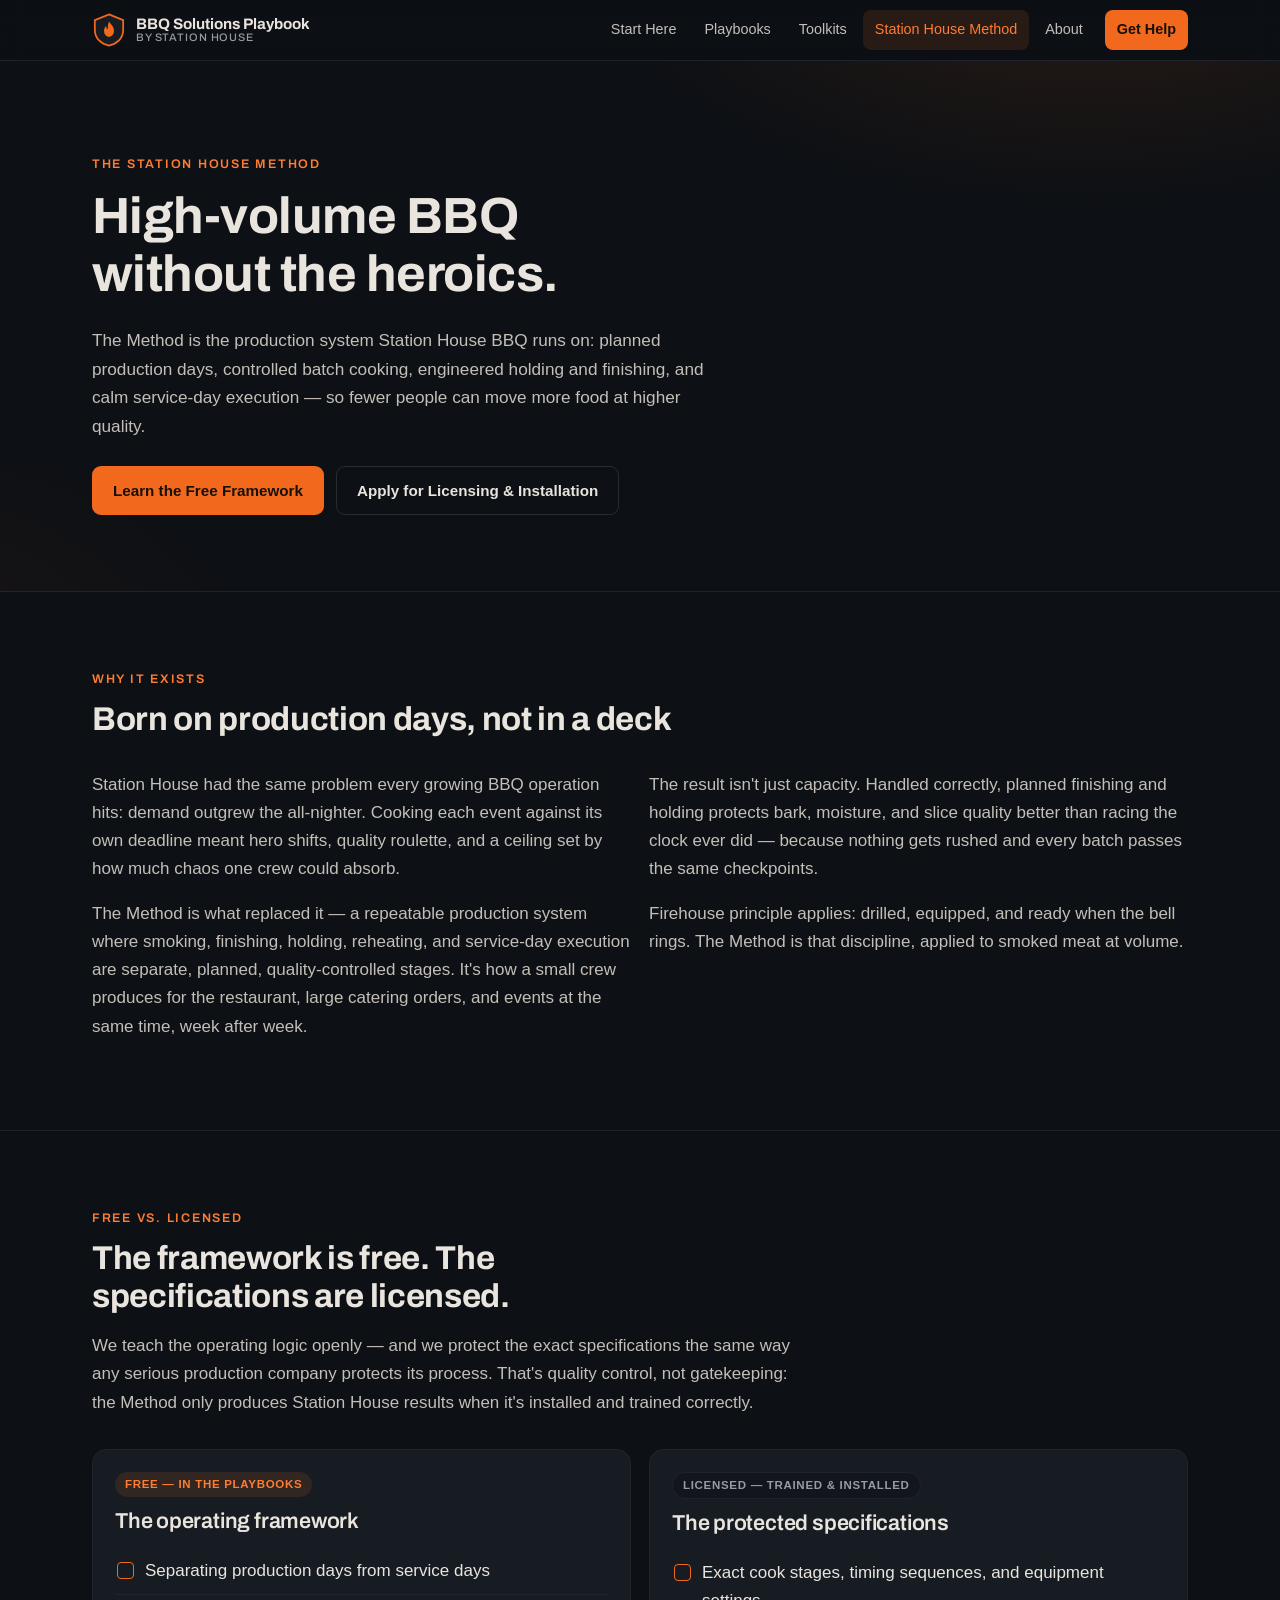
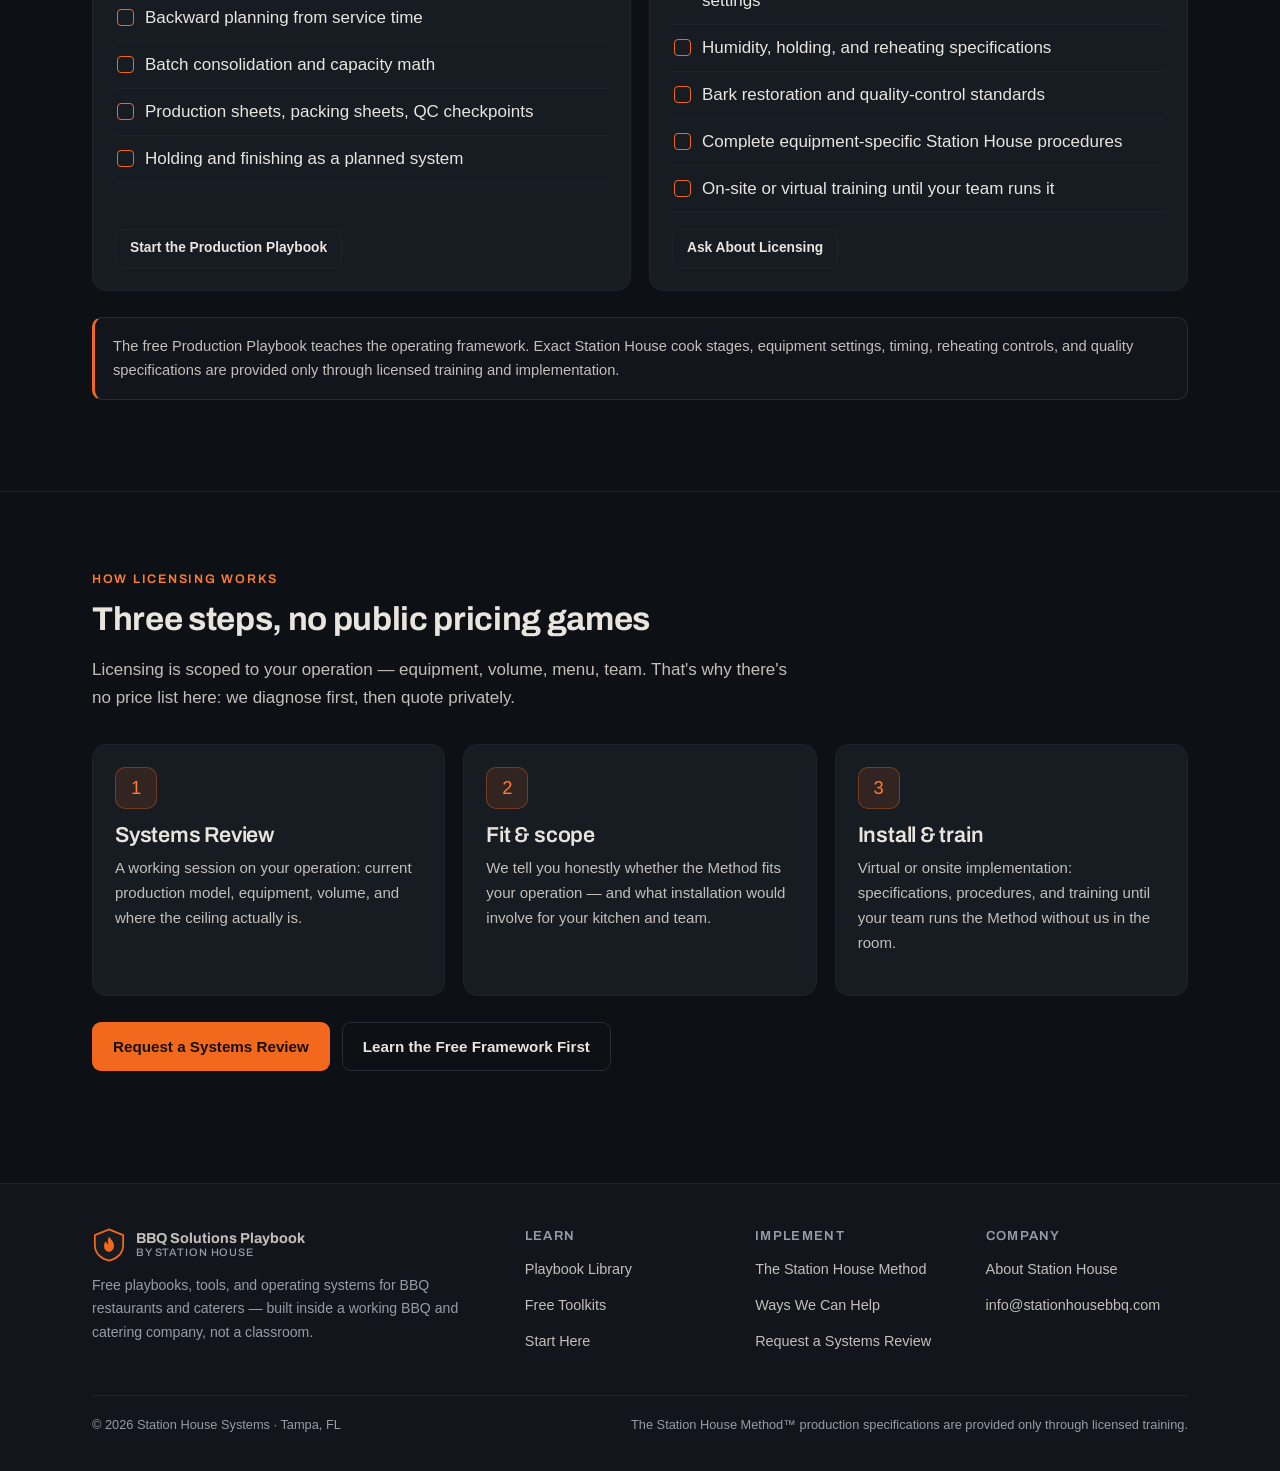
<file: method.html>
<!DOCTYPE html>
<html lang="en">
<head>
  <meta charset="UTF-8">
  <meta name="viewport" content="width=device-width, initial-scale=1.0">
  <title>The Station House Method — BBQ Solutions Playbook</title>
  <meta name="description" content="The Station House Method: a protected high-volume BBQ production system — planned production, controlled holding and finishing, and service-day execution. Free framework, licensed specifications.">
  <meta property="og:title" content="The Station House Method">
  <meta property="og:description" content="The production system behind high-volume BBQ without chaos. The framework is free; the specifications are licensed.">
  <meta property="og:type" content="website">
  <link rel="icon" href="assets/favicon.svg" type="image/svg+xml">
  <link rel="preconnect" href="https://fonts.googleapis.com">
  <link rel="preconnect" href="https://fonts.gstatic.com" crossorigin>
  <link href="https://fonts.googleapis.com/css2?family=Archivo:wght@500;600;700&display=swap" rel="stylesheet">
  <link rel="stylesheet" href="css/site.css">
</head>
<body>
  <a class="skip-link" href="#main">Skip to content</a>
  <header id="site-header" class="site-header"></header>

  <main id="main">
    <section class="hero">
      <div class="container">
        <div class="hero__inner">
          <span class="eyebrow">The Station House Method</span>
          <h1>High-volume BBQ without the heroics.</h1>
          <p class="lede">The Method is the production system Station House BBQ runs on: planned production days, controlled batch cooking, engineered holding and finishing, and calm service-day execution — so fewer people can move more food at higher quality.</p>
          <div class="hero__ctas">
            <a class="btn btn--primary" href="playbook.html?id=high-volume-production">Learn the Free Framework</a>
            <a class="btn btn--ghost" href="help.html#systems-review">Apply for Licensing &amp; Installation</a>
          </div>
        </div>
      </div>
    </section>

    <section class="section">
      <div class="container">
        <div class="section-head">
          <span class="eyebrow">Why it exists</span>
          <h2>Born on production days, not in a deck</h2>
        </div>
        <div class="grid grid--2">
          <div class="prose">
            <p>Station House had the same problem every growing BBQ operation hits: demand outgrew the all-nighter. Cooking each event against its own deadline meant hero shifts, quality roulette, and a ceiling set by how much chaos one crew could absorb.</p>
            <p>The Method is what replaced it — a repeatable production system where smoking, finishing, holding, reheating, and service-day execution are separate, planned, quality-controlled stages. It's how a small crew produces for the restaurant, large catering orders, and events at the same time, week after week.</p>
          </div>
          <div class="prose">
            <p>The result isn't just capacity. Handled correctly, planned finishing and holding protects bark, moisture, and slice quality better than racing the clock ever did — because nothing gets rushed and every batch passes the same checkpoints.</p>
            <p>Firehouse principle applies: drilled, equipped, and ready when the bell rings. The Method is that discipline, applied to smoked meat at volume.</p>
          </div>
        </div>
      </div>
    </section>

    <section class="section section--rule">
      <div class="container">
        <div class="section-head">
          <span class="eyebrow">Free vs. licensed</span>
          <h2>The framework is free. The specifications are licensed.</h2>
          <p>We teach the operating logic openly — and we protect the exact specifications the same way any serious production company protects its process. That's quality control, not gatekeeping: the Method only produces Station House results when it's installed and trained correctly.</p>
        </div>
        <div class="grid grid--2">
          <div class="card">
            <div class="card__meta"><span class="chip">Free — in the playbooks</span></div>
            <h3 class="card__title">The operating framework</h3>
            <ul class="check-list" style="margin-top:6px">
              <li>Separating production days from service days</li>
              <li>Backward planning from service time</li>
              <li>Batch consolidation and capacity math</li>
              <li>Production sheets, packing sheets, QC checkpoints</li>
              <li>Holding and finishing as a planned system</li>
            </ul>
            <div class="card__foot"><a class="btn btn--quiet btn--sm" href="playbook.html?id=high-volume-production">Start the Production Playbook</a></div>
          </div>
          <div class="card">
            <div class="card__meta"><span class="chip chip--neutral">Licensed — trained &amp; installed</span></div>
            <h3 class="card__title">The protected specifications</h3>
            <ul class="check-list" style="margin-top:6px">
              <li>Exact cook stages, timing sequences, and equipment settings</li>
              <li>Humidity, holding, and reheating specifications</li>
              <li>Bark restoration and quality-control standards</li>
              <li>Complete equipment-specific Station House procedures</li>
              <li>On-site or virtual training until your team runs it</li>
            </ul>
            <div class="card__foot"><a class="btn btn--quiet btn--sm" href="help.html#systems-review">Ask About Licensing</a></div>
          </div>
        </div>
        <div class="protect-box" style="margin-top:26px">
          The free Production Playbook teaches the operating framework. Exact Station House cook stages, equipment settings, timing, reheating controls, and quality specifications are provided only through licensed training and implementation.
        </div>
      </div>
    </section>

    <section class="section section--rule">
      <div class="container">
        <div class="section-head">
          <span class="eyebrow">How licensing works</span>
          <h2>Three steps, no public pricing games</h2>
          <p>Licensing is scoped to your operation — equipment, volume, menu, team. That's why there's no price list here: we diagnose first, then quote privately.</p>
        </div>
        <div class="grid grid--3">
          <div class="card">
            <span class="tile-ic" aria-hidden="true">1</span>
            <h3 class="card__title">Systems Review</h3>
            <p class="card__desc">A working session on your operation: current production model, equipment, volume, and where the ceiling actually is.</p>
          </div>
          <div class="card">
            <span class="tile-ic" aria-hidden="true">2</span>
            <h3 class="card__title">Fit &amp; scope</h3>
            <p class="card__desc">We tell you honestly whether the Method fits your operation — and what installation would involve for your kitchen and team.</p>
          </div>
          <div class="card">
            <span class="tile-ic" aria-hidden="true">3</span>
            <h3 class="card__title">Install &amp; train</h3>
            <p class="card__desc">Virtual or onsite implementation: specifications, procedures, and training until your team runs the Method without us in the room.</p>
          </div>
        </div>
        <div style="margin-top:26px; display:flex; gap:12px; flex-wrap:wrap;">
          <a class="btn btn--primary" href="help.html#systems-review">Request a Systems Review</a>
          <a class="btn btn--ghost" href="playbook.html?id=high-volume-production">Learn the Free Framework First</a>
        </div>
      </div>
    </section>
  </main>

  <footer id="site-footer" class="site-footer"></footer>

  <script src="js/catalog.js"></script>
  <script src="js/ui.js"></script>
</body>
</html>
</file>
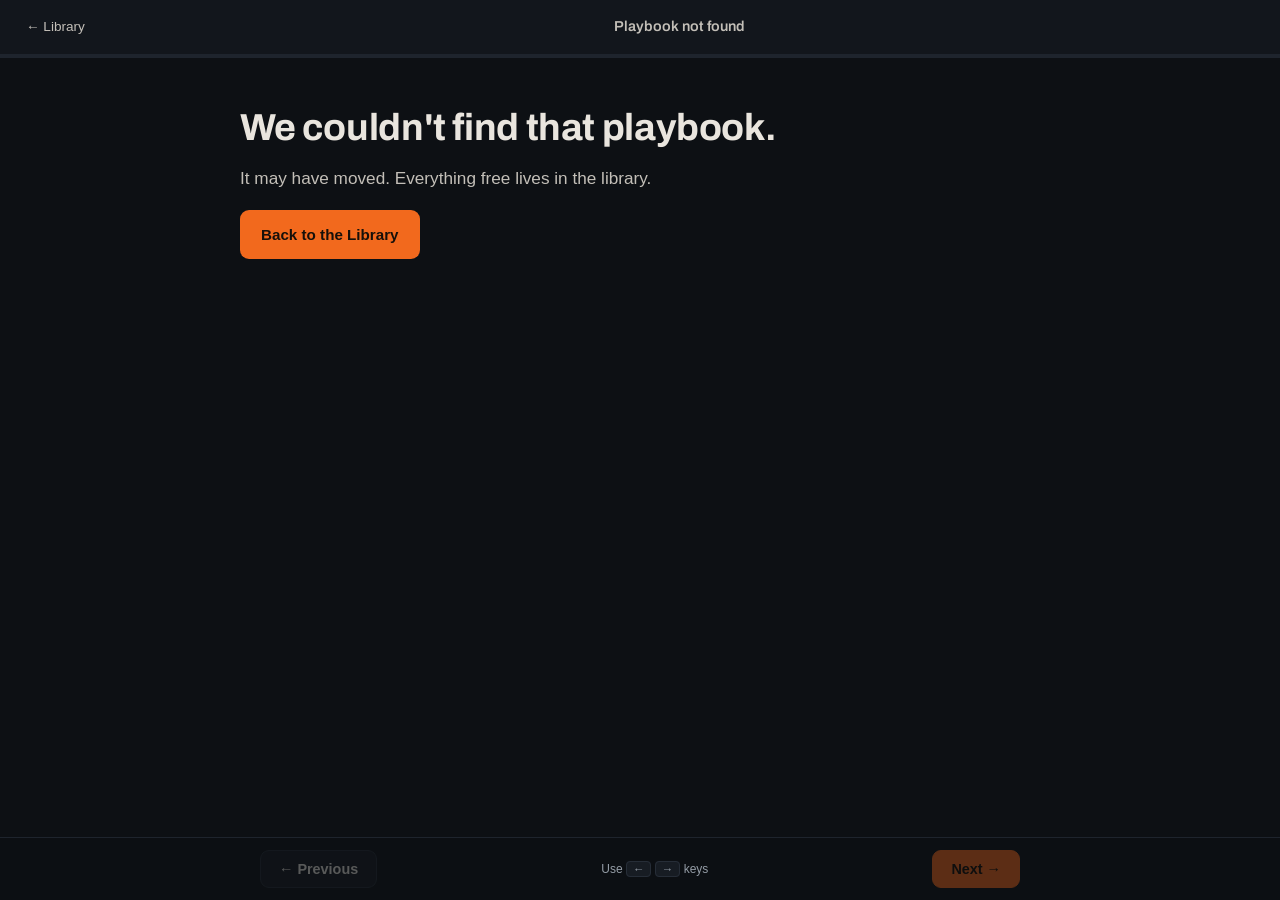
<file: playbook.html>
<!DOCTYPE html>
<html lang="en">
<head>
  <meta charset="UTF-8">
  <meta name="viewport" content="width=device-width, initial-scale=1.0">
  <title>Playbook — BBQ Solutions Playbook by Station House</title>
  <meta name="description" content="A free presentation-style BBQ business playbook from the BBQ Solutions Playbook library by Station House.">
  <meta property="og:title" content="BBQ Solutions Playbook by Station House">
  <meta property="og:description" content="Free playbooks, practical tools, and proven operating systems for BBQ restaurants and caterers.">
  <meta property="og:type" content="article">
  <link rel="icon" href="assets/favicon.svg" type="image/svg+xml">
  <link rel="preconnect" href="https://fonts.googleapis.com">
  <link rel="preconnect" href="https://fonts.gstatic.com" crossorigin>
  <link href="https://fonts.googleapis.com/css2?family=Archivo:wght@500;600;700&display=swap" rel="stylesheet">
  <link rel="stylesheet" href="css/site.css">
</head>
<body class="player-body">
  <a class="skip-link" href="#slide-root">Skip to lesson content</a>

  <header class="player-top">
    <a class="back" href="playbooks.html" id="back-link">&larr; Library</a>
    <div class="player-top__title" id="player-title">Loading&hellip;</div>
    <div class="player-top__count" id="player-count" aria-live="polite"></div>
  </header>
  <div class="player-progress" role="progressbar" aria-label="Lesson progress" aria-valuemin="0" aria-valuemax="100" aria-valuenow="0" id="progress">
    <div class="player-progress__bar" id="progress-bar"></div>
  </div>

  <main class="player-stage" id="slide-root" tabindex="-1">
    <noscript><p>This playbook needs JavaScript to run. Please enable it, or head back to the <a href="playbooks.html">library</a>.</p></noscript>
  </main>

  <nav class="player-controls" aria-label="Slide navigation">
    <div class="player-controls__inner">
      <button class="pc-btn" id="btn-prev" type="button">&larr; Previous</button>
      <div class="spacer">
        <span class="kbd-hint">Use <kbd>&larr;</kbd> <kbd>&rarr;</kbd> keys</span>
      </div>
      <button class="pc-btn pc-btn--next" id="btn-next" type="button">Next &rarr;</button>
    </div>
  </nav>

  <script src="js/catalog.js"></script>
  <script src="js/playbook-content-a.js"></script>
  <script src="js/playbook-content-b.js"></script>
  <script src="js/player.js"></script>
</body>
</html>
</file>
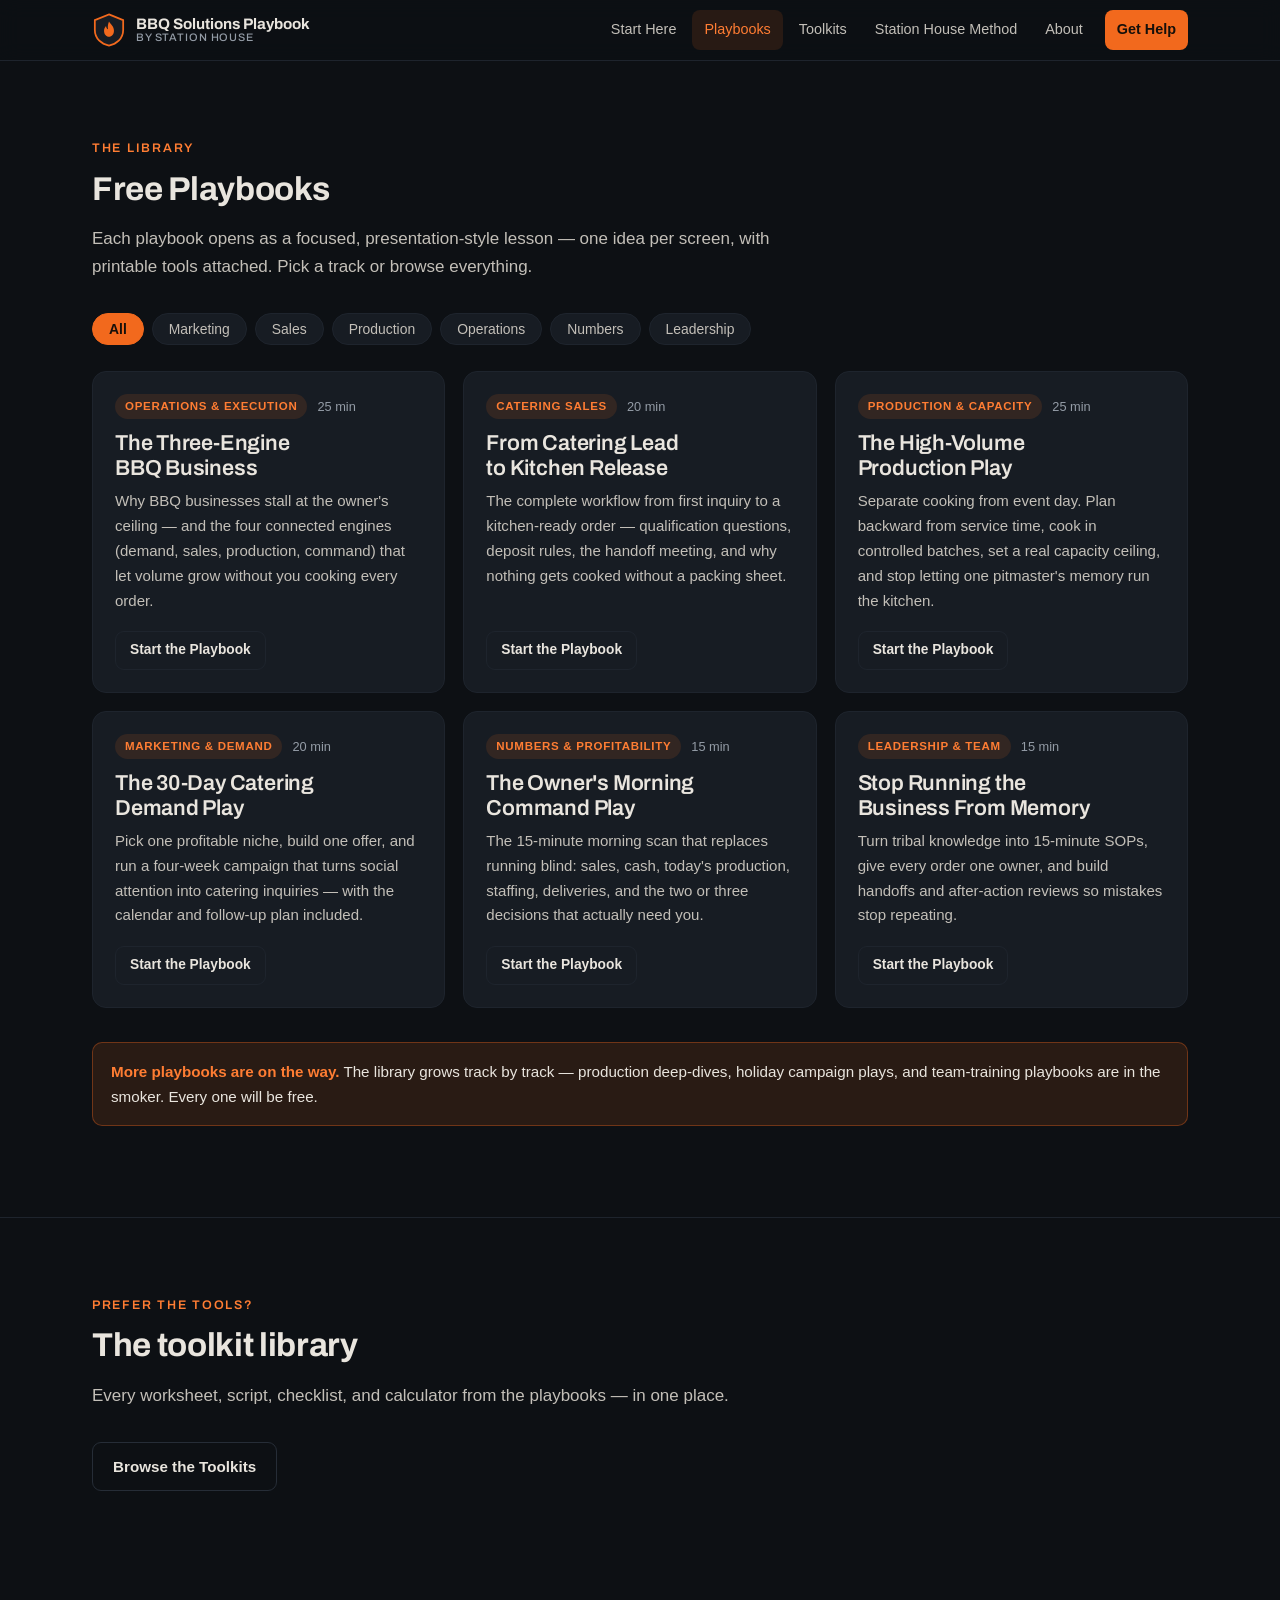
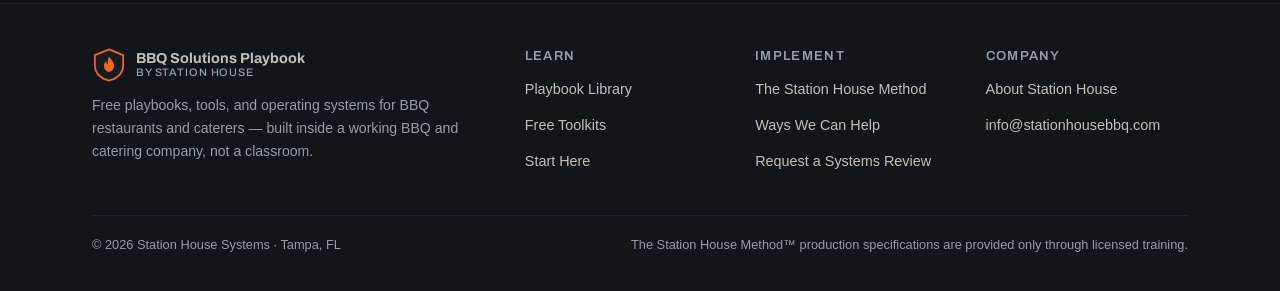
<file: playbooks.html>
<!DOCTYPE html>
<html lang="en">
<head>
  <meta charset="UTF-8">
  <meta name="viewport" content="width=device-width, initial-scale=1.0">
  <title>Playbook Library — BBQ Solutions Playbook by Station House</title>
  <meta name="description" content="Free presentation-style playbooks for BBQ restaurants and caterers: marketing, sales, production, operations, numbers, and leadership.">
  <meta property="og:title" content="The Free Playbook Library — BBQ Solutions Playbook">
  <meta property="og:description" content="Presentation-style BBQ business playbooks you can use this week. Free, no email gate.">
  <meta property="og:type" content="website">
  <link rel="icon" href="assets/favicon.svg" type="image/svg+xml">
  <link rel="preconnect" href="https://fonts.googleapis.com">
  <link rel="preconnect" href="https://fonts.gstatic.com" crossorigin>
  <link href="https://fonts.googleapis.com/css2?family=Archivo:wght@500;600;700&display=swap" rel="stylesheet">
  <link rel="stylesheet" href="css/site.css">
</head>
<body>
  <a class="skip-link" href="#main">Skip to content</a>
  <header id="site-header" class="site-header"></header>

  <main id="main">
    <section class="section">
      <div class="container">
        <div class="section-head">
          <span class="eyebrow">The library</span>
          <h2>Free Playbooks</h2>
          <p>Each playbook opens as a focused, presentation-style lesson — one idea per screen, with printable tools attached. Pick a track or browse everything.</p>
        </div>
        <div class="filter-bar" id="pb-filters" role="group" aria-label="Filter playbooks by track"></div>
        <div class="grid grid--3" id="pb-grid"></div>

        <div class="note-box" style="margin-top:34px">
          <b>More playbooks are on the way.</b> The library grows track by track — production deep-dives, holiday campaign plays, and team-training playbooks are in the smoker. Every one will be free.
        </div>
      </div>
    </section>

    <section class="section section--rule section--tight">
      <div class="container">
        <div class="section-head">
          <span class="eyebrow">Prefer the tools?</span>
          <h2>The toolkit library</h2>
          <p>Every worksheet, script, checklist, and calculator from the playbooks — in one place.</p>
        </div>
        <a class="btn btn--ghost" href="toolkits.html">Browse the Toolkits</a>
      </div>
    </section>
  </main>

  <footer id="site-footer" class="site-footer"></footer>

  <script src="js/catalog.js"></script>
  <script src="js/ui.js"></script>
  <script>
    document.addEventListener("DOMContentLoaded", function () {
      UI.initLibrary({
        gridId: "pb-grid",
        filterId: "pb-filters",
        items: CATALOG.playbooks,
        renderer: UI.playbookCard
      });
    });
  </script>
</body>
</html>
</file>
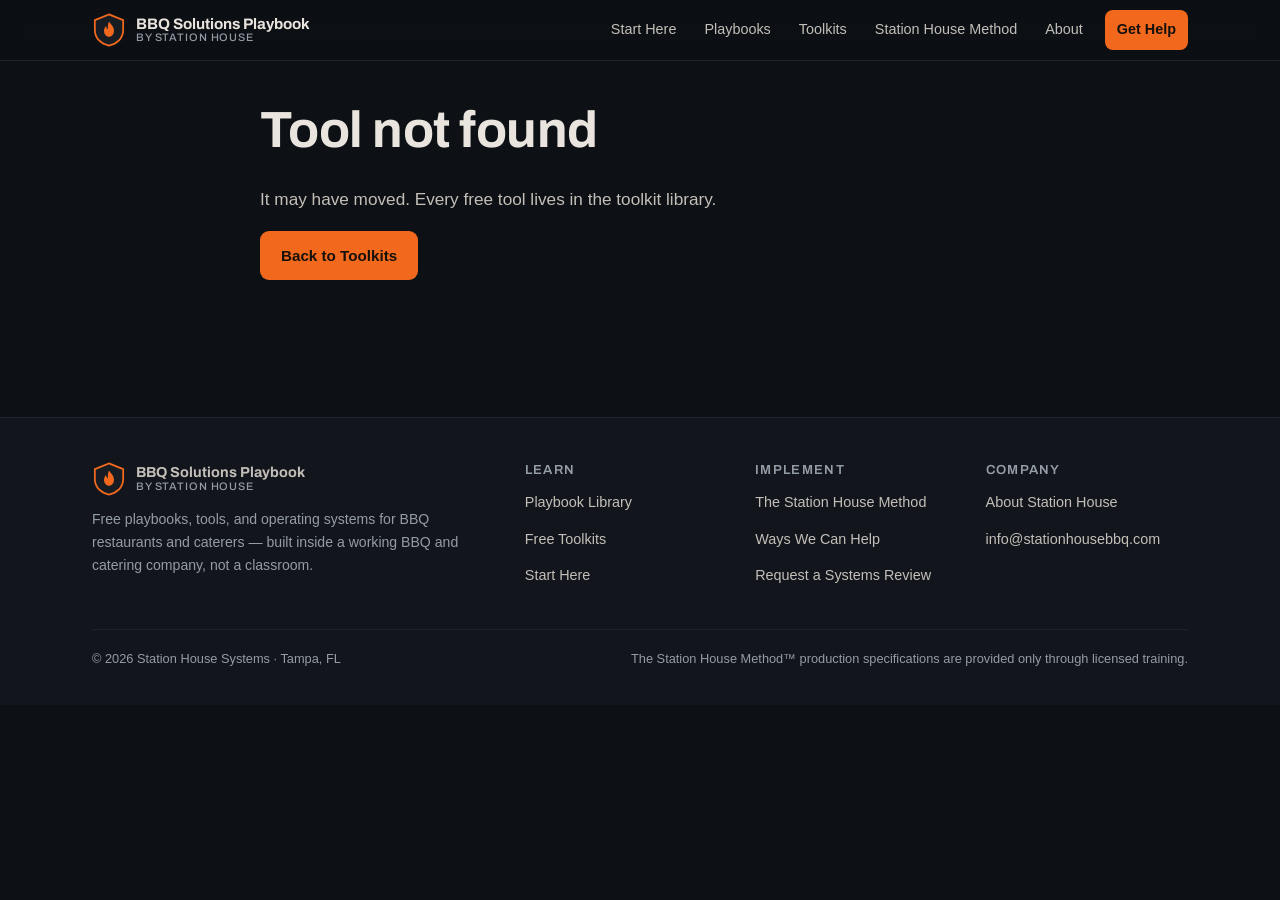
<file: toolkit.html>
<!DOCTYPE html>
<html lang="en">
<head>
  <meta charset="UTF-8">
  <meta name="viewport" content="width=device-width, initial-scale=1.0">
  <title>Toolkit — BBQ Solutions Playbook by Station House</title>
  <meta name="description" content="A free, printable BBQ operations tool from the BBQ Solutions Playbook library by Station House.">
  <meta property="og:title" content="Free BBQ Operator Toolkit — BBQ Solutions Playbook">
  <meta property="og:description" content="Printable worksheets, checklists, scripts and calculators for BBQ restaurants and caterers.">
  <meta property="og:type" content="article">
  <link rel="icon" href="assets/favicon.svg" type="image/svg+xml">
  <link rel="preconnect" href="https://fonts.googleapis.com">
  <link rel="preconnect" href="https://fonts.gstatic.com" crossorigin>
  <link href="https://fonts.googleapis.com/css2?family=Archivo:wght@500;600;700&display=swap" rel="stylesheet">
  <link rel="stylesheet" href="css/site.css">
</head>
<body>
  <a class="skip-link" href="#tool-root">Skip to tool</a>
  <header id="site-header" class="site-header"></header>

  <main class="tool-page" id="tool-root">
    <noscript><p>This tool needs JavaScript. Head back to the <a href="toolkits.html">toolkit library</a>.</p></noscript>
  </main>

  <footer id="site-footer" class="site-footer"></footer>

  <script src="js/catalog.js"></script>
  <script src="js/toolkit-content.js"></script>
  <script src="js/ui.js"></script>
  <script src="js/tool.js"></script>
</body>
</html>
</file>
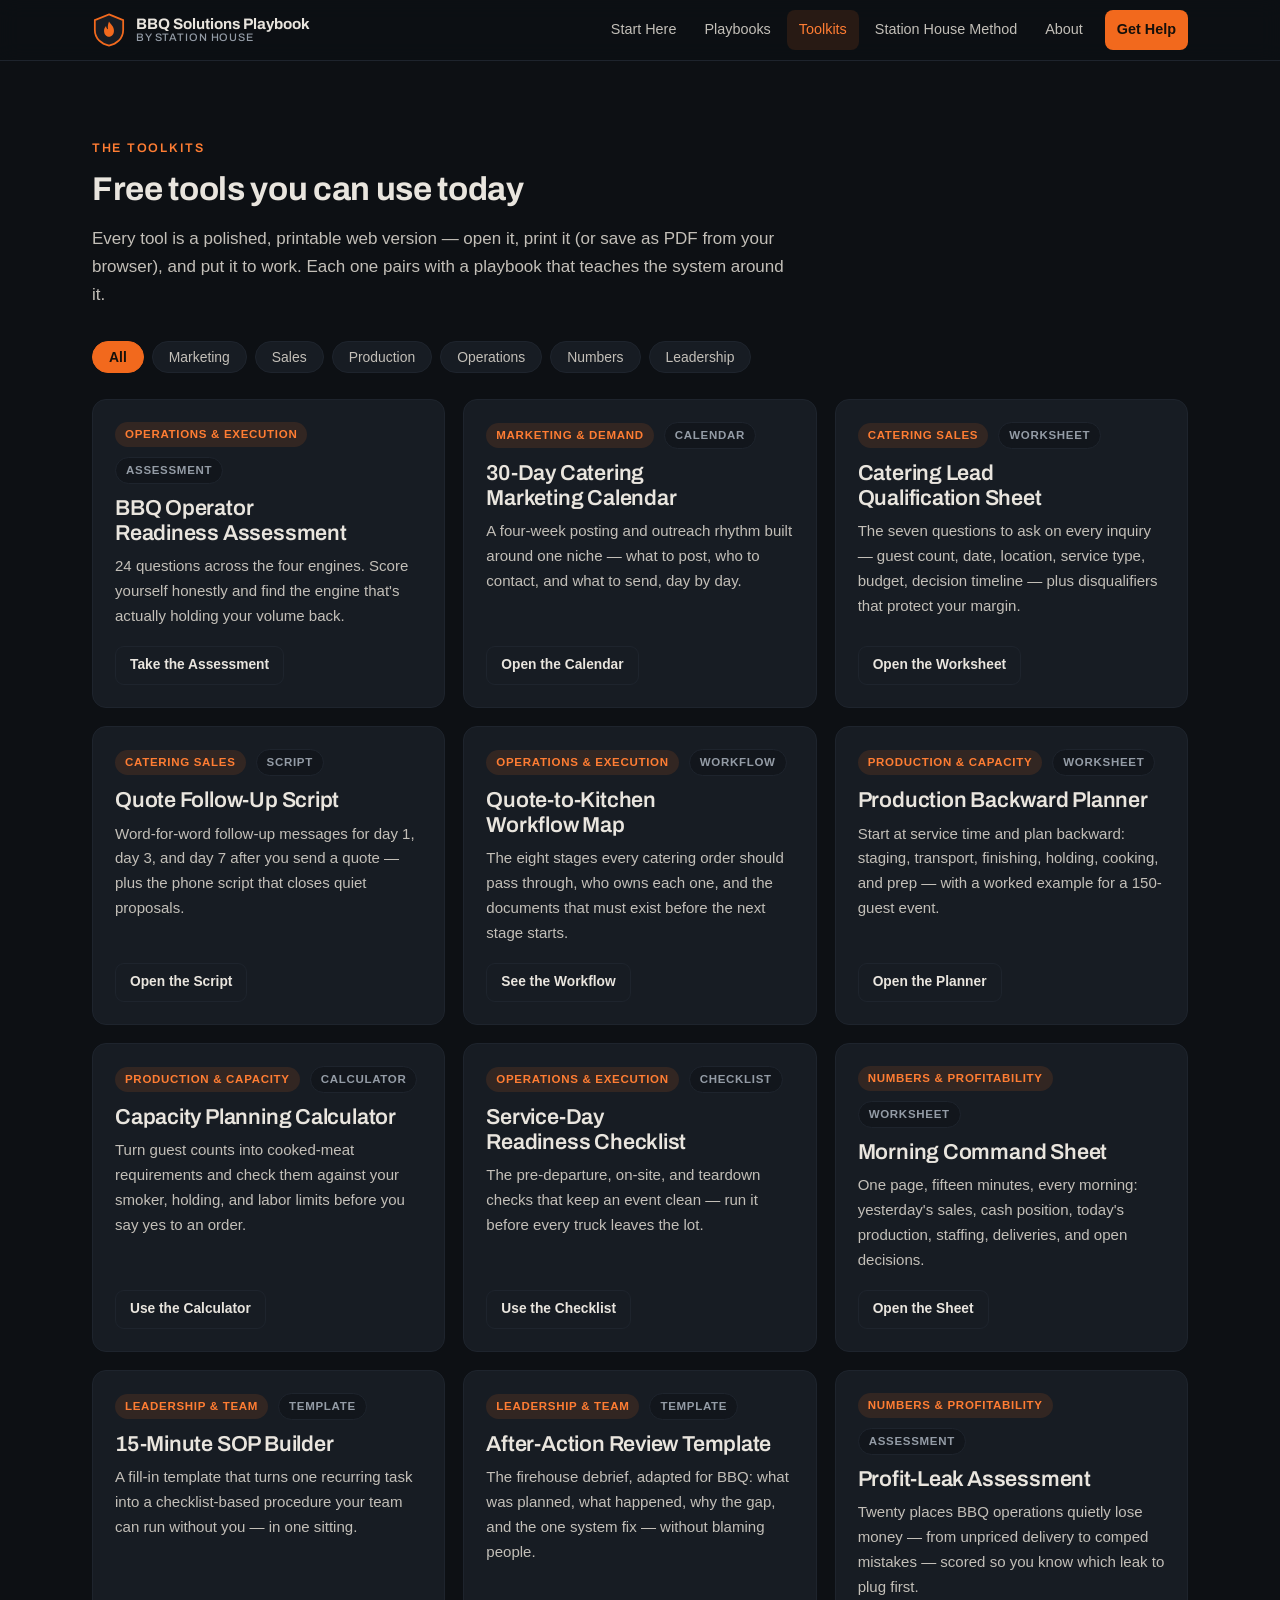
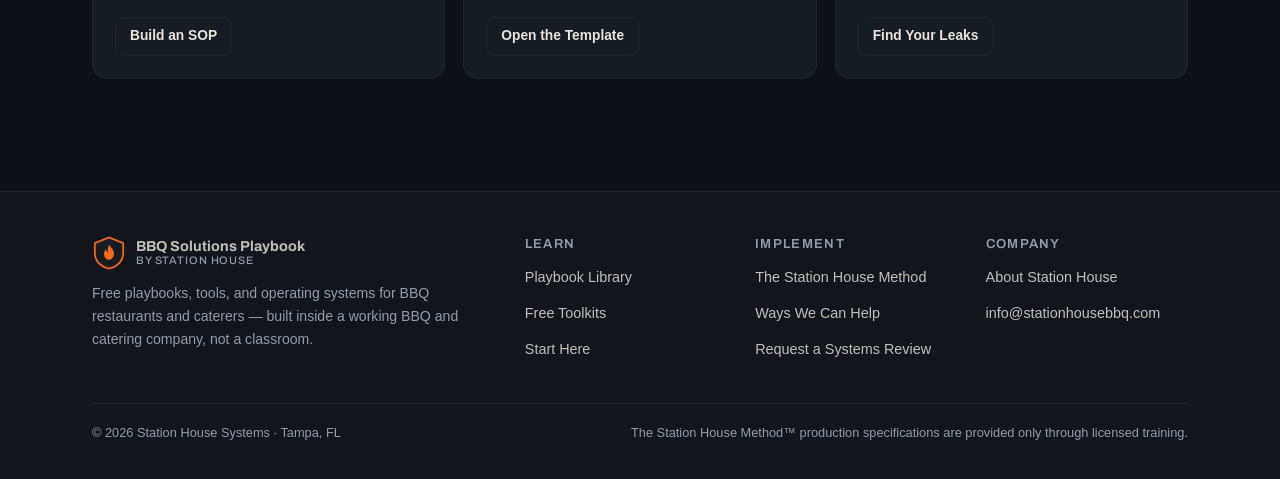
<file: toolkits.html>
<!DOCTYPE html>
<html lang="en">
<head>
  <meta charset="UTF-8">
  <meta name="viewport" content="width=device-width, initial-scale=1.0">
  <title>Free Toolkits — BBQ Solutions Playbook by Station House</title>
  <meta name="description" content="Free printable tools for BBQ operators: worksheets, scripts, checklists, calendars, and calculators for catering sales, production, and operations.">
  <meta property="og:title" content="Free BBQ Operator Toolkits — BBQ Solutions Playbook">
  <meta property="og:description" content="Worksheets, scripts, checklists and calculators built inside a real BBQ and catering company. Free, printable, usable today.">
  <meta property="og:type" content="website">
  <link rel="icon" href="assets/favicon.svg" type="image/svg+xml">
  <link rel="preconnect" href="https://fonts.googleapis.com">
  <link rel="preconnect" href="https://fonts.gstatic.com" crossorigin>
  <link href="https://fonts.googleapis.com/css2?family=Archivo:wght@500;600;700&display=swap" rel="stylesheet">
  <link rel="stylesheet" href="css/site.css">
</head>
<body>
  <a class="skip-link" href="#main">Skip to content</a>
  <header id="site-header" class="site-header"></header>

  <main id="main">
    <section class="section">
      <div class="container">
        <div class="section-head">
          <span class="eyebrow">The toolkits</span>
          <h2>Free tools you can use today</h2>
          <p>Every tool is a polished, printable web version — open it, print it (or save as PDF from your browser), and put it to work. Each one pairs with a playbook that teaches the system around it.</p>
        </div>
        <div class="filter-bar" id="tk-filters" role="group" aria-label="Filter toolkits by track"></div>
        <div class="grid grid--3" id="tk-grid"></div>
      </div>
    </section>
  </main>

  <footer id="site-footer" class="site-footer"></footer>

  <script src="js/catalog.js"></script>
  <script src="js/ui.js"></script>
  <script>
    document.addEventListener("DOMContentLoaded", function () {
      UI.initLibrary({
        gridId: "tk-grid",
        filterId: "tk-filters",
        items: CATALOG.toolkits,
        renderer: UI.toolkitCard
      });
    });
  </script>
</body>
</html>
</file>
<file: css/site.css>
/* ==========================================================================
   BBQ Solutions Playbook by Station House — design system
   Dark, cinematic, ember-accent. Restrained typography, library-first UX.
   ========================================================================== */

:root {
  --bg: #0d1014;
  --bg-raise: #12161c;
  --bg-card: #171c23;
  --bg-card-hover: #1b212a;
  --line: #262d37;
  --line-soft: #1e242d;
  --ember: #f2691d;
  --ember-bright: #ff7d33;
  --ember-soft: rgba(242, 105, 29, 0.12);
  --ember-line: rgba(242, 105, 29, 0.35);
  --text: #e9e5de;
  --text-soft: #c3bfb8;
  --muted: #949ca6;
  --good: #58b368;
  --font-display: "Archivo", "Helvetica Neue", Arial, sans-serif;
  --font-body: -apple-system, BlinkMacSystemFont, "Segoe UI", Roboto, "Helvetica Neue", Arial, sans-serif;
  --radius: 10px;
  --radius-lg: 14px;
  --maxw: 1160px;
  --maxw-read: 46rem; /* ~68ch at 16px */
}

* { box-sizing: border-box; }

html { scroll-behavior: smooth; }
@media (prefers-reduced-motion: reduce) {
  html { scroll-behavior: auto; }
  *, *::before, *::after { animation: none !important; transition: none !important; }
}

body {
  margin: 0;
  background: var(--bg);
  color: var(--text);
  font-family: var(--font-body);
  font-size: 16px;
  line-height: 1.65;
  -webkit-font-smoothing: antialiased;
  text-rendering: optimizeLegibility;
}
@media (min-width: 1200px) { body { font-size: 17px; } }

img { max-width: 100%; height: auto; display: block; }

a { color: var(--ember-bright); text-decoration: none; }
a:hover { text-decoration: underline; }

:focus-visible {
  outline: 2px solid var(--ember-bright);
  outline-offset: 2px;
  border-radius: 4px;
}

.skip-link {
  position: absolute; left: -9999px; top: 0;
  background: var(--ember); color: #14100c; padding: 10px 16px;
  font-weight: 600; z-index: 200; border-radius: 0 0 8px 0;
}
.skip-link:focus { left: 0; }

/* ---------- Typography ---------- */

h1, h2, h3, h4 {
  font-family: var(--font-display);
  line-height: 1.15;
  margin: 0 0 0.5em;
  letter-spacing: -0.01em;
  text-wrap: balance;
}
h1 { font-size: clamp(1.75rem, 1.1rem + 2.6vw, 3.25rem); font-weight: 700; }
h2 { font-size: clamp(1.4rem, 1.1rem + 1.2vw, 2.1rem); font-weight: 700; }
h3 { font-size: clamp(1.15rem, 1rem + 0.5vw, 1.4rem); font-weight: 600; }
h4 { font-size: 1.05rem; font-weight: 600; }

p { margin: 0 0 1em; }
.lede { font-size: 1.075rem; color: var(--text-soft); }
.muted { color: var(--muted); }
.small { font-size: 0.875rem; }

.eyebrow {
  display: inline-block;
  font-family: var(--font-display);
  font-size: 0.78rem;
  font-weight: 600;
  letter-spacing: 0.14em;
  text-transform: uppercase;
  color: var(--ember-bright);
  margin-bottom: 0.75rem;
}

.prose { max-width: var(--maxw-read); }
.prose p, .prose li { color: var(--text-soft); }
.prose strong { color: var(--text); }

/* ---------- Layout ---------- */

.container { max-width: var(--maxw); margin: 0 auto; padding: 0 20px; }
@media (min-width: 768px) { .container { padding: 0 32px; } }

.section { padding: 56px 0; }
.section--tight { padding: 36px 0; }
.section--rule { border-top: 1px solid var(--line-soft); }
@media (min-width: 900px) { .section { padding: 72px 0; } }

.section-head { max-width: 44rem; margin-bottom: 2rem; }
.section-head p { color: var(--text-soft); }
.section-head--center { margin-left: auto; margin-right: auto; text-align: center; }

.grid { display: grid; gap: 18px; }
.grid--2 { grid-template-columns: 1fr; }
.grid--3 { grid-template-columns: 1fr; }
@media (min-width: 680px) {
  .grid--2 { grid-template-columns: repeat(2, 1fr); }
  .grid--3 { grid-template-columns: repeat(2, 1fr); }
}
@media (min-width: 1000px) {
  .grid--3 { grid-template-columns: repeat(3, 1fr); }
}

/* ---------- Header ---------- */

.site-header {
  position: sticky; top: 0; z-index: 100;
  background: rgba(13, 16, 20, 0.92);
  backdrop-filter: blur(10px);
  border-bottom: 1px solid var(--line-soft);
}
.site-header__inner {
  display: flex; align-items: center; gap: 16px;
  min-height: 60px;
}
.brand {
  display: flex; align-items: center; gap: 10px;
  color: var(--text); font-family: var(--font-display);
  font-weight: 700; font-size: 0.95rem; line-height: 1.1;
  text-decoration: none; flex-shrink: 0;
}
.brand:hover { text-decoration: none; }
.brand__mark { width: 34px; height: 34px; flex-shrink: 0; }
.brand__name { display: flex; flex-direction: column; }
.brand__name small {
  font-weight: 500; font-size: 0.68rem; color: var(--muted);
  letter-spacing: 0.08em; text-transform: uppercase;
}

.site-nav { margin-left: auto; }
.site-nav ul { display: flex; gap: 4px; list-style: none; margin: 0; padding: 0; align-items: center; }
.site-nav a {
  display: block; padding: 8px 12px; border-radius: 8px;
  color: var(--text-soft); font-size: 0.9rem; font-weight: 500;
}
.site-nav a:hover { color: var(--text); background: var(--bg-card); text-decoration: none; }
.site-nav a[aria-current="page"] { color: var(--ember-bright); background: var(--ember-soft); }
.site-nav .nav-cta a {
  color: #16100a; background: var(--ember); font-weight: 600; margin-left: 6px;
}
.site-nav .nav-cta a:hover { background: var(--ember-bright); color: #16100a; }

.nav-toggle {
  margin-left: auto; display: none;
  background: none; border: 1px solid var(--line); border-radius: 8px;
  color: var(--text); padding: 8px 12px; font-size: 0.9rem; cursor: pointer;
}
@media (max-width: 860px) {
  .nav-toggle { display: block; }
  .site-nav {
    display: none; position: absolute; left: 0; right: 0; top: 100%;
    background: var(--bg-raise); border-bottom: 1px solid var(--line);
    padding: 10px 20px 16px; margin: 0;
  }
  .site-nav.is-open { display: block; }
  .site-nav ul { flex-direction: column; align-items: stretch; gap: 2px; }
  .site-nav a { padding: 11px 12px; font-size: 1rem; }
  .site-nav .nav-cta a { margin: 8px 0 0; text-align: center; }
}

/* ---------- Buttons ---------- */

.btn {
  display: inline-flex; align-items: center; justify-content: center; gap: 8px;
  padding: 11px 20px; border-radius: 9px;
  font-family: var(--font-body); font-size: 0.95rem; font-weight: 600;
  border: 1px solid transparent; cursor: pointer; text-decoration: none;
  transition: background-color 0.15s ease, border-color 0.15s ease, color 0.15s ease;
}
.btn:hover { text-decoration: none; }
.btn--primary { background: var(--ember); color: #16100a; }
.btn--primary:hover { background: var(--ember-bright); }
.btn--ghost { background: transparent; color: var(--text); border-color: var(--line); }
.btn--ghost:hover { border-color: var(--ember-line); color: var(--ember-bright); }
.btn--quiet { background: var(--bg-card); color: var(--text); border-color: var(--line-soft); }
.btn--quiet:hover { border-color: var(--ember-line); }
.btn--sm { padding: 7px 14px; font-size: 0.86rem; }
.btn--block { width: 100%; }

/* ---------- Cards ---------- */

.card {
  background: var(--bg-card);
  border: 1px solid var(--line-soft);
  border-radius: var(--radius-lg);
  padding: 22px;
  display: flex; flex-direction: column;
  height: 100%;
  transition: border-color 0.15s ease, background-color 0.15s ease;
}
.card:hover { border-color: var(--line); background: var(--bg-card-hover); }

.card__meta {
  display: flex; align-items: center; gap: 10px;
  margin-bottom: 12px; flex-wrap: wrap;
}
.chip {
  display: inline-flex; align-items: center;
  font-size: 0.72rem; font-weight: 600; letter-spacing: 0.06em;
  text-transform: uppercase; color: var(--ember-bright);
  background: var(--ember-soft); border-radius: 999px; padding: 3px 10px;
  white-space: nowrap;
}
.chip--neutral { color: var(--muted); background: var(--bg-raise); border: 1px solid var(--line-soft); }
.card__time { font-size: 0.8rem; color: var(--muted); white-space: nowrap; }

.card__title { font-size: clamp(1.15rem, 1rem + 0.5vw, 1.35rem); margin-bottom: 0.4em; }
.card__title a { color: var(--text); }
.card__title a:hover { color: var(--ember-bright); text-decoration: none; }
.card__desc { color: var(--text-soft); font-size: 0.94rem; margin-bottom: 1.1rem; }
.card__foot { margin-top: auto; }

/* icon tile used on cards & start-here */
.tile-ic {
  width: 42px; height: 42px; border-radius: 10px;
  background: var(--ember-soft); border: 1px solid var(--ember-line);
  display: flex; align-items: center; justify-content: center;
  margin-bottom: 14px; flex-shrink: 0;
  color: var(--ember-bright); font-size: 1.15rem;
}
.tile-ic svg { width: 22px; height: 22px; }

/* ---------- Hero ---------- */

.hero {
  position: relative;
  padding: 64px 0 56px;
  background:
    radial-gradient(52rem 26rem at 85% -20%, rgba(242, 105, 29, 0.13), transparent 60%),
    radial-gradient(40rem 22rem at -10% 110%, rgba(242, 105, 29, 0.06), transparent 60%),
    var(--bg);
  border-bottom: 1px solid var(--line-soft);
  overflow: hidden;
}
@media (min-width: 900px) { .hero { padding: 88px 0 76px; } }
.hero__inner { max-width: 46rem; }
.hero h1 { margin-bottom: 0.45em; }
.hero .lede { max-width: 40rem; margin-bottom: 1.6rem; }
.hero__ctas { display: flex; gap: 12px; flex-wrap: wrap; }
.hero__note { margin-top: 1rem; font-size: 0.85rem; color: var(--muted); }

.proof-bar {
  display: flex; flex-wrap: wrap; gap: 10px 28px;
  padding: 18px 0; font-size: 0.86rem; color: var(--muted);
}
.proof-bar span { display: inline-flex; align-items: center; gap: 8px; }
.proof-bar .dot { width: 5px; height: 5px; border-radius: 50%; background: var(--ember); flex-shrink: 0; }

/* ---------- Start here ---------- */

.start-card { text-align: left; }
.start-card p { font-size: 0.9rem; color: var(--muted); margin-bottom: 0; }
a.card { text-decoration: none; color: inherit; }
a.card:hover { text-decoration: none; }
a.card:hover .card__title, a.start-card:hover h3 { color: var(--ember-bright); }
.start-card h3 { font-size: 1.05rem; margin-bottom: 0.35em; }
.start-card .go { margin-top: 12px; font-size: 0.85rem; font-weight: 600; color: var(--ember-bright); }

/* ---------- Category strip ---------- */

.cat-row { display: grid; gap: 12px; grid-template-columns: repeat(2, 1fr); }
@media (min-width: 720px) { .cat-row { grid-template-columns: repeat(3, 1fr); } }
@media (min-width: 1020px) { .cat-row { grid-template-columns: repeat(6, 1fr); } }
.cat-card {
  background: var(--bg-card); border: 1px solid var(--line-soft);
  border-radius: var(--radius); padding: 14px 14px 12px;
  color: var(--text); text-decoration: none;
  transition: border-color 0.15s ease;
}
.cat-card:hover { border-color: var(--ember-line); text-decoration: none; }
.cat-card b { display: block; font-family: var(--font-display); font-size: 0.92rem; margin-bottom: 2px; }
.cat-card span { font-size: 0.78rem; color: var(--muted); display: block; line-height: 1.4; }

/* ---------- Filters ---------- */

.filter-bar {
  display: flex; flex-wrap: wrap; gap: 8px; margin-bottom: 26px;
}
.filter-btn {
  background: var(--bg-card); color: var(--text-soft);
  border: 1px solid var(--line-soft); border-radius: 999px;
  padding: 7px 16px; font-size: 0.87rem; font-weight: 500; cursor: pointer;
  transition: border-color 0.15s ease, color 0.15s ease, background-color 0.15s ease;
}
.filter-btn:hover { border-color: var(--ember-line); color: var(--text); }
.filter-btn[aria-pressed="true"] {
  background: var(--ember); border-color: var(--ember); color: #16100a; font-weight: 600;
}

/* ---------- Callouts ---------- */

.note-box {
  border: 1px solid var(--ember-line); border-radius: var(--radius);
  background: var(--ember-soft); padding: 16px 18px; margin: 1.2rem 0;
  font-size: 0.95rem;
}
.note-box b { color: var(--ember-bright); }
.protect-box {
  border: 1px solid var(--line); border-left: 3px solid var(--ember);
  border-radius: var(--radius); background: var(--bg-raise);
  padding: 16px 18px; margin: 1.2rem 0; font-size: 0.92rem; color: var(--text-soft);
}

/* ---------- Footer ---------- */

.site-footer {
  border-top: 1px solid var(--line-soft);
  padding: 44px 0 36px; margin-top: 40px;
  background: var(--bg-raise);
}
.site-footer__grid { display: grid; gap: 28px; grid-template-columns: 1fr; }
@media (min-width: 800px) { .site-footer__grid { grid-template-columns: 2fr 1fr 1fr 1fr; } }
.site-footer h4 { font-size: 0.82rem; letter-spacing: 0.1em; text-transform: uppercase; color: var(--muted); margin-bottom: 0.9em; }
.site-footer ul { list-style: none; margin: 0; padding: 0; }
.site-footer li { margin-bottom: 8px; }
.site-footer a { color: var(--text-soft); font-size: 0.9rem; }
.site-footer a:hover { color: var(--ember-bright); }
.site-footer .brand { margin-bottom: 12px; }
.site-footer p { font-size: 0.88rem; color: var(--muted); max-width: 30rem; }
.site-footer__legal {
  margin-top: 32px; padding-top: 18px; border-top: 1px solid var(--line-soft);
  font-size: 0.8rem; color: var(--muted);
  display: flex; flex-wrap: wrap; gap: 8px 24px; justify-content: space-between;
}

/* ---------- Ways we can help ---------- */

.help-step { display: flex; gap: 16px; align-items: flex-start; }
.help-step__num {
  font-family: var(--font-display); font-weight: 700; font-size: 0.95rem;
  color: var(--ember-bright); background: var(--ember-soft);
  border: 1px solid var(--ember-line); border-radius: 8px;
  width: 34px; height: 34px; display: flex; align-items: center; justify-content: center;
  flex-shrink: 0; margin-top: 2px;
}

/* ---------- Forms ---------- */

.form { max-width: 44rem; }
.form-grid { display: grid; gap: 16px; grid-template-columns: 1fr; }
@media (min-width: 680px) { .form-grid { grid-template-columns: 1fr 1fr; } .form-grid .span-2 { grid-column: span 2; } }
.field label { display: block; font-size: 0.88rem; font-weight: 600; margin-bottom: 6px; }
.field label .req { color: var(--ember-bright); }
.field input, .field select, .field textarea {
  width: 100%; background: var(--bg-raise); color: var(--text);
  border: 1px solid var(--line); border-radius: 8px;
  padding: 10px 12px; font-size: 0.95rem; font-family: var(--font-body);
}
.field textarea { min-height: 100px; resize: vertical; }
.field input:focus, .field select:focus, .field textarea:focus {
  outline: 2px solid var(--ember-bright); outline-offset: 1px; border-color: var(--ember);
}
.field .err { display: none; color: #ff8f66; font-size: 0.8rem; margin-top: 5px; }
.field.invalid input, .field.invalid select, .field.invalid textarea { border-color: #d9542b; }
.field.invalid .err { display: block; }
.form-msg { margin-top: 14px; font-size: 0.92rem; }
.form-msg--ok { color: var(--good); }
.form-msg--warn { color: #ffb08a; }

/* ==========================================================================
   PLAYBOOK PLAYER
   ========================================================================== */

.player-body { display: flex; flex-direction: column; min-height: 100vh; min-height: 100dvh; }

.player-top {
  display: flex; align-items: center; gap: 12px;
  padding: 10px 16px; border-bottom: 1px solid var(--line-soft);
  background: var(--bg-raise);
  position: sticky; top: 0; z-index: 50;
}
.player-top .back {
  display: inline-flex; align-items: center; gap: 6px;
  color: var(--text-soft); font-size: 0.85rem; font-weight: 500;
  padding: 6px 10px; border-radius: 8px; white-space: nowrap;
}
.player-top .back:hover { background: var(--bg-card); color: var(--text); text-decoration: none; }
.player-top__title {
  font-family: var(--font-display); font-weight: 600; font-size: 0.9rem;
  overflow: hidden; text-overflow: ellipsis; white-space: nowrap;
  color: var(--text-soft); flex: 1; text-align: center;
}
.player-top__count { font-size: 0.8rem; color: var(--muted); white-space: nowrap; }

.player-progress { height: 3px; background: var(--line-soft); }
.player-progress__bar { height: 100%; background: var(--ember); width: 0%; transition: width 0.2s ease; }

.player-stage {
  flex: 1; display: flex; justify-content: center;
  padding: 32px 20px 120px;
}
@media (min-width: 900px) { .player-stage { padding: 48px 32px 120px; } }

.slide { width: 100%; max-width: 50rem; }
.slide__eyebrow { margin-bottom: 0.6rem; }
.slide h2.slide__title { font-size: clamp(1.5rem, 1.15rem + 1.6vw, 2.35rem); margin-bottom: 0.9rem; }
.slide .prose { max-width: var(--maxw-read); }
.slide ul, .slide ol { padding-left: 1.3em; color: var(--text-soft); }
.slide li { margin-bottom: 0.55em; }
.slide li::marker { color: var(--ember-bright); }
.slide table { width: 100%; border-collapse: collapse; margin: 1.2rem 0; font-size: 0.92rem; }
.slide th, .slide td { text-align: left; padding: 9px 12px; border-bottom: 1px solid var(--line-soft); vertical-align: top; }
.slide th { font-family: var(--font-display); font-size: 0.8rem; letter-spacing: 0.08em; text-transform: uppercase; color: var(--muted); }
.slide td { color: var(--text-soft); }
.slide td:first-child { color: var(--text); font-weight: 600; white-space: nowrap; }

/* slide building blocks */
.script-box {
  border: 1px solid var(--ember-line); border-radius: var(--radius);
  background: var(--bg-raise); padding: 18px 20px; margin: 1.2rem 0;
}
.script-box__label {
  font-family: var(--font-display); font-size: 0.75rem; font-weight: 700;
  letter-spacing: 0.12em; text-transform: uppercase; color: var(--ember-bright);
  margin-bottom: 10px;
}
.script-box p { color: var(--text-soft); font-size: 0.95rem; }
.script-box p:last-child { margin-bottom: 0; }

.pit-note {
  display: flex; gap: 14px; align-items: flex-start;
  border: 1px solid var(--ember-line); border-radius: var(--radius);
  background: var(--ember-soft); padding: 16px 18px; margin: 1.2rem 0;
}
.pit-note__flame { font-size: 1.1rem; line-height: 1.4; flex-shrink: 0; }
.pit-note p { margin: 0; font-size: 0.93rem; }
.pit-note b { color: var(--ember-bright); }

.two-col { display: grid; gap: 14px; grid-template-columns: 1fr; margin: 1.2rem 0; }
@media (min-width: 680px) { .two-col { grid-template-columns: 1fr 1fr; } }
.mini-card {
  background: var(--bg-card); border: 1px solid var(--line-soft);
  border-radius: var(--radius); padding: 16px 18px;
}
.mini-card h4 { font-size: 0.95rem; margin-bottom: 0.4em; color: var(--ember-bright); }
.mini-card p, .mini-card li { font-size: 0.9rem; color: var(--text-soft); }
.mini-card p:last-child { margin-bottom: 0; }
.mini-card ul { margin: 0; padding-left: 1.2em; }

.check-list { list-style: none; padding: 0 !important; margin: 1rem 0; }
.check-list li {
  padding: 9px 0 9px 30px; position: relative;
  border-bottom: 1px solid var(--line-soft); margin: 0 !important;
}
.check-list li::before {
  content: ""; position: absolute; left: 2px; top: 14px;
  width: 15px; height: 15px; border: 1.5px solid var(--ember); border-radius: 4px;
}

.flow { display: flex; flex-direction: column; gap: 0; margin: 1.2rem 0; }
.flow__step {
  display: flex; gap: 14px; align-items: flex-start;
  padding: 13px 0;
}
.flow__step + .flow__step { border-top: 1px dashed var(--line); }
.flow__num {
  font-family: var(--font-display); font-weight: 700; font-size: 0.85rem;
  color: var(--ember-bright); background: var(--ember-soft);
  border: 1px solid var(--ember-line); border-radius: 999px;
  width: 30px; height: 30px; display: flex; align-items: center; justify-content: center;
  flex-shrink: 0; margin-top: 1px;
}
.flow__step b { display: block; font-family: var(--font-display); font-size: 0.98rem; }
.flow__step p { margin: 2px 0 0; font-size: 0.9rem; color: var(--text-soft); }

/* cover slide */
.slide--cover { text-align: left; padding-top: 4vh; }
.slide--cover .cover-cat { margin-bottom: 1.2rem; }
.slide--cover h1 { font-size: clamp(1.9rem, 1.3rem + 3vw, 3.4rem); margin-bottom: 0.5em; }
.slide--cover .lede { max-width: 38rem; }
.cover-meta { display: flex; gap: 20px; flex-wrap: wrap; margin: 1.4rem 0 2rem; font-size: 0.88rem; color: var(--muted); }
.cover-meta span { display: inline-flex; gap: 7px; align-items: center; }

/* TOC slide */
.toc-list { list-style: none; padding: 0 !important; margin: 1rem 0 0; counter-reset: toc; }
.toc-list li { margin: 0 !important; }
.toc-list button {
  width: 100%; text-align: left; background: none; border: none;
  border-bottom: 1px solid var(--line-soft); cursor: pointer;
  color: var(--text-soft); font-size: 0.97rem; font-family: var(--font-body);
  padding: 12px 4px; display: flex; gap: 14px; align-items: baseline;
}
.toc-list button:hover { color: var(--ember-bright); }
.toc-list button .n {
  font-family: var(--font-display); font-weight: 700; font-size: 0.8rem;
  color: var(--ember); min-width: 22px;
}

/* resources slide + panel */
.res-list { display: grid; gap: 12px; margin: 1.2rem 0; grid-template-columns: 1fr; }
@media (min-width: 680px) { .res-list { grid-template-columns: 1fr 1fr; } }
.res-item {
  display: flex; gap: 13px; align-items: flex-start;
  background: var(--bg-card); border: 1px solid var(--line-soft);
  border-radius: var(--radius); padding: 15px 16px; color: var(--text);
}
.res-item:hover { border-color: var(--ember-line); text-decoration: none; }
.res-item .tile-ic { width: 34px; height: 34px; margin: 0; font-size: 0.95rem; }
.res-item b { display: block; font-size: 0.93rem; font-family: var(--font-display); }
.res-item span { font-size: 0.8rem; color: var(--muted); }

/* player controls */
.player-controls {
  position: fixed; left: 0; right: 0; bottom: 0; z-index: 60;
  background: rgba(13, 16, 20, 0.95); backdrop-filter: blur(10px);
  border-top: 1px solid var(--line-soft);
}
.player-controls__inner {
  max-width: 50rem; margin: 0 auto; padding: 12px 20px;
  display: flex; align-items: center; gap: 12px;
}
.player-controls .spacer { flex: 1; text-align: center; font-size: 0.8rem; color: var(--muted); }
.pc-btn {
  display: inline-flex; align-items: center; gap: 7px;
  background: var(--bg-card); color: var(--text);
  border: 1px solid var(--line); border-radius: 9px;
  padding: 10px 18px; font-size: 0.9rem; font-weight: 600; cursor: pointer;
}
.pc-btn:hover:not(:disabled) { border-color: var(--ember-line); color: var(--ember-bright); }
.pc-btn:disabled { opacity: 0.35; cursor: default; }
.pc-btn--next { background: var(--ember); color: #16100a; border-color: var(--ember); }
.pc-btn--next:hover:not(:disabled) { background: var(--ember-bright); color: #16100a; }

.kbd-hint { font-size: 0.75rem; color: var(--muted); }
.kbd-hint kbd {
  font-family: var(--font-body); background: var(--bg-card);
  border: 1px solid var(--line); border-radius: 4px; padding: 1px 6px; font-size: 0.72rem;
}

/* ==========================================================================
   TOOLKIT PAGES (printable)
   ========================================================================== */

.tool-page { max-width: 50rem; margin: 0 auto; padding: 40px 20px 80px; }
.tool-head { margin-bottom: 2rem; padding-bottom: 1.5rem; border-bottom: 1px solid var(--line); }
.tool-head .card__meta { margin-bottom: 14px; }
.tool-actions { display: flex; gap: 10px; flex-wrap: wrap; margin-top: 1.2rem; }

.tool-section { margin-bottom: 2.2rem; }
.tool-section h2 { font-size: 1.25rem; padding-bottom: 0.4rem; border-bottom: 1px solid var(--line-soft); margin-bottom: 1rem; }
.tool-section h3 { font-size: 1.02rem; margin-top: 1.4rem; }
.tool-section p, .tool-section li { color: var(--text-soft); font-size: 0.95rem; }

.tool-check { list-style: none; padding: 0; margin: 0.8rem 0; }
.tool-check li {
  padding: 10px 0 10px 32px; position: relative;
  border-bottom: 1px solid var(--line-soft); font-size: 0.94rem; color: var(--text-soft);
}
.tool-check li::before {
  content: ""; position: absolute; left: 2px; top: 14px;
  width: 15px; height: 15px; border: 1.5px solid var(--ember); border-radius: 4px;
}
.tool-check li b { color: var(--text); }

.write-lines { margin: 0.8rem 0 1.4rem; }
.write-lines .wl {
  border-bottom: 1px solid var(--line); height: 2em; margin-bottom: 0.4em;
}
.write-label { font-size: 0.85rem; font-weight: 600; color: var(--text); margin: 1rem 0 0.2rem; }

.tool-table { width: 100%; border-collapse: collapse; margin: 1rem 0; font-size: 0.9rem; }
.tool-table th, .tool-table td { border: 1px solid var(--line); padding: 9px 11px; text-align: left; vertical-align: top; }
.tool-table th { font-family: var(--font-display); font-size: 0.76rem; letter-spacing: 0.07em; text-transform: uppercase; color: var(--muted); background: var(--bg-raise); }
.tool-table td { color: var(--text-soft); min-height: 2.2em; }
.tool-table td:empty::after { content: "\00a0"; }

/* score row for assessments */
.score-row { display: flex; gap: 6px; align-items: center; flex-wrap: wrap; }
.score-row .sc {
  width: 30px; height: 30px; border: 1.5px solid var(--line); border-radius: 6px;
  display: inline-flex; align-items: center; justify-content: center;
  font-size: 0.8rem; color: var(--muted);
}

/* calculator */
.calc {
  background: var(--bg-card); border: 1px solid var(--line-soft);
  border-radius: var(--radius-lg); padding: 22px; margin: 1.4rem 0;
}
.calc-grid { display: grid; gap: 14px; grid-template-columns: 1fr; }
@media (min-width: 640px) { .calc-grid { grid-template-columns: 1fr 1fr; } }
.calc-out {
  margin-top: 18px; padding-top: 16px; border-top: 1px solid var(--line);
}
.calc-out table { width: 100%; border-collapse: collapse; font-size: 0.92rem; }
.calc-out td, .calc-out th { padding: 7px 10px; border-bottom: 1px solid var(--line-soft); text-align: left; }
.calc-out .big { font-size: 1.3rem; font-family: var(--font-display); font-weight: 700; color: var(--ember-bright); }

@media print {
  body { background: #fff; color: #111; font-size: 12px; }
  .site-header, .site-footer, .tool-actions, .player-controls, .no-print { display: none !important; }
  .tool-page { padding: 0; max-width: none; }
  .tool-head, .tool-section h2 { border-color: #ccc; }
  .tool-section p, .tool-section li, .tool-check li, .tool-table td { color: #222; }
  .tool-check li b { color: #000; }
  .tool-check li::before, .write-lines .wl, .score-row .sc { border-color: #888; }
  .tool-table th, .tool-table td { border-color: #999; }
  .tool-table th { background: #f2f2f2; color: #333; }
  .chip { border: 1px solid #999; color: #333; background: none; }
  .card__time, .write-label, .write-lines, h1, h2, h3, h4 { color: #000; }
  a { color: #000; text-decoration: none; }
  .note-box, .protect-box, .pit-note, .script-box { background: none; border-color: #999; }
  .calc { display: none; }
  .calc.calc--print { display: block; border-color: #999; background: none; }
}
</file>
